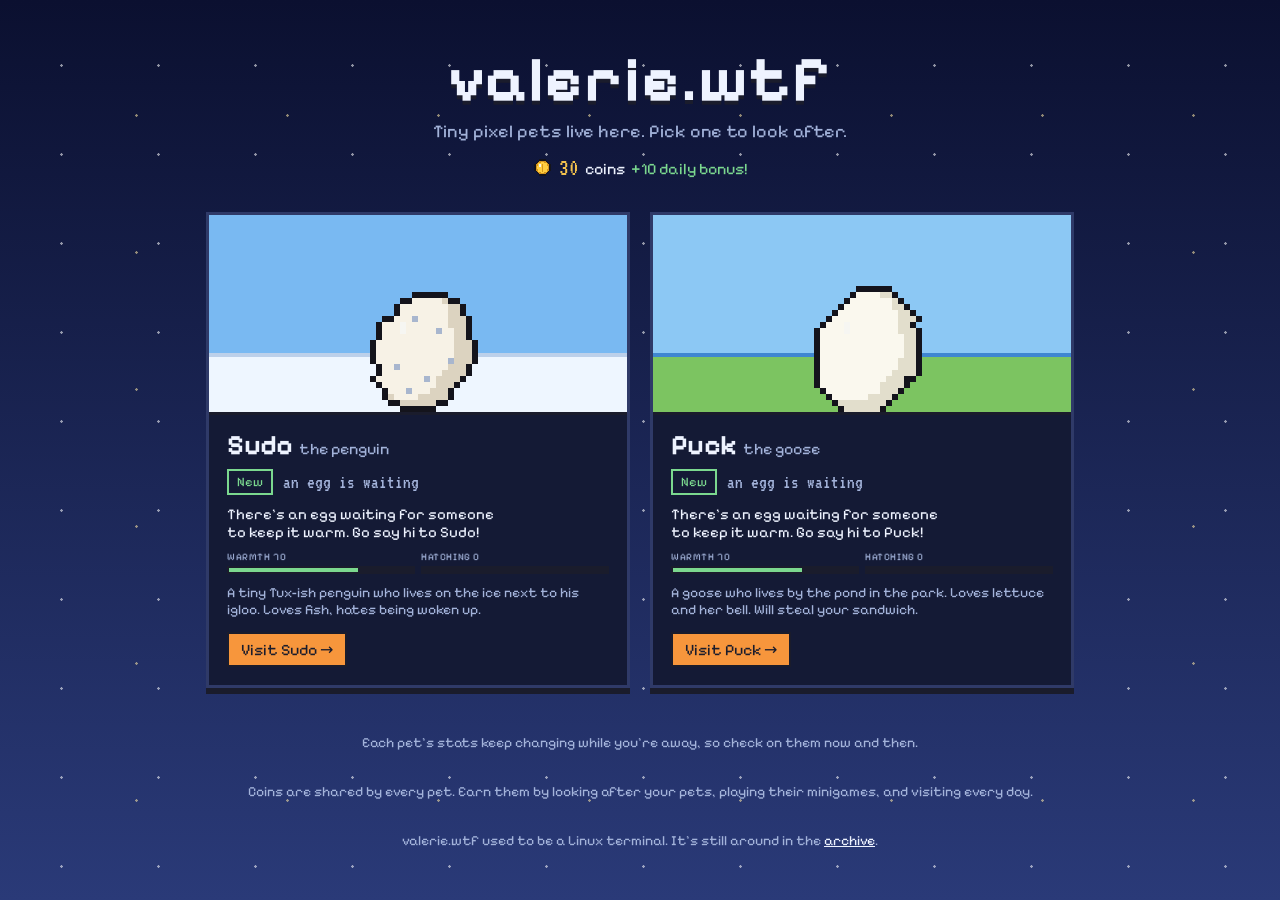
<file: index.html>
<!DOCTYPE html>
<html lang="en">

<head>
    <meta charset="UTF-8">
    <meta name="viewport" content="width=device-width, initial-scale=1.0, viewport-fit=cover">

    <title>valerie.wtf</title>
    <meta name="description" content="Tiny pixel pets live here: Sudo the penguin and Puck the goose. Pick one to look after.">

    <link rel="preconnect" href="https://fonts.googleapis.com">
    <link rel="preconnect" href="https://fonts.gstatic.com" crossorigin>
    <link rel="stylesheet" href="https://fonts.googleapis.com/css2?family=Pixelify+Sans:wght@400;600;700&family=VT323&display=swap">

    <style>
        /* a night sky over a row of pet cards, each card a little window into that pet's world */
        :root {
            --sky-top: #0b1030;
            --sky-bottom: #2a3a78;
            --ink: #1a1c2c;
            --panel: #141a35;
            --panel-line: #2f3a68;
            --text: #eef3ff;
            --muted: #a3b3da;
            --beak: #f7963c;
            --good: #7bd88f;
            --warn: #f2c14e;
            --bad: #ef5b6b;

            --display: "Pixelify Sans", "Trebuchet MS", system-ui, sans-serif;
            --mono: "VT323", ui-monospace, "DejaVu Sans Mono", monospace;

            color-scheme: dark;
        }

        * { box-sizing: border-box; }

        html { min-height: 100%; }

        body {
            margin: 0;
            min-height: 100%;
            background: linear-gradient(180deg, var(--sky-top) 0%, var(--sky-bottom) 100%) fixed;
            background-color: var(--sky-top);
            color: var(--text);
            font-family: var(--display);
            font-size: 16px;
        }

        /* little pixel stars */
        body::before {
            content: "";
            position: fixed;
            inset: 0;
            pointer-events: none;
            background-image:
                radial-gradient(circle, #fff 1px, transparent 1.5px),
                radial-gradient(circle, #ffe9a8 1px, transparent 1.5px);
            background-size: 97px 89px, 151px 137px;
            background-position: 13px 21px, 61px 47px;
            opacity: 0.55;
        }

        main {
            position: relative;
            max-width: 900px;
            margin: 0 auto;
            padding-block: 48px 32px;
            padding-left: max(16px, env(safe-area-inset-left, 0px));
            padding-right: max(16px, env(safe-area-inset-right, 0px));
            display: grid;
            gap: 32px;
        }

        header { display: grid; gap: 8px; text-align: center; }
        h1 { margin: 0; font-size: clamp(40px, 9vw, 64px); line-height: 1; letter-spacing: 0.02em; text-shadow: 0 4px 0 var(--ink); }
        .tagline { margin: 0; font-size: 18px; color: var(--muted); text-wrap: balance; }
        .purse { display: flex; flex-wrap: wrap; justify-content: center; align-items: center; gap: 6px; margin: 6px 0 0; font-size: 16px; }
        .purse img { width: 20px; height: 20px; image-rendering: pixelated; }
        .purse b { font-family: var(--mono); font-size: 24px; font-weight: 400; color: var(--warn); }
        #daily { color: var(--good); }

        .pets { display: grid; grid-template-columns: repeat(auto-fit, minmax(min(100%, 340px), 1fr)); gap: 20px; }

        .card {
            display: grid;
            grid-template-rows: auto 1fr;
            color: inherit;
            text-decoration: none;
            background: var(--panel);
            border: 3px solid var(--panel-line);
            box-shadow: 0 6px 0 var(--ink);
            transition: transform 0.12s, border-color 0.12s;
        }
        .card:hover { transform: translateY(-4px); border-color: var(--muted); }
        .card:focus-visible { outline: 3px dashed var(--beak); outline-offset: 4px; }

        .portrait {
            position: relative;
            height: 200px;
            display: grid;
            place-items: end center;
            background: linear-gradient(180deg, var(--sky) 0 70%, var(--line) 70% 72%, var(--ground) 72%);
            border-bottom: 3px solid var(--ink);
            overflow: hidden;
        }
        .sprite { position: relative; width: 192px; height: 192px; margin-bottom: -6px; }
        .sprite img { position: absolute; inset: 0; width: 100%; height: 100%; image-rendering: pixelated; }

        .card-body { display: grid; gap: 10px; align-content: start; padding: 16px 18px 18px; }
        .card h2 { margin: 0; font-size: 28px; line-height: 1; }
        .card h2 small { font-size: 16px; font-weight: 400; color: var(--muted); }

        .status { display: flex; flex-wrap: wrap; align-items: center; gap: 8px 10px; }
        .chip { font-size: 13px; padding: 3px 8px; border: 2px solid var(--panel-line); white-space: nowrap; }
        .chip[data-level="bad"] { border-color: var(--bad); color: var(--bad); }
        .chip[data-level="warn"] { border-color: var(--warn); color: var(--warn); }
        .chip[data-level="good"] { border-color: var(--good); color: var(--good); }
        .age { font-family: var(--mono); font-size: 19px; color: var(--muted); }

        .hint { margin: 0; font-size: 15px; text-wrap: balance; }

        .bars { display: grid; grid-template-columns: repeat(var(--cols, 5), minmax(0, 1fr)); gap: 6px; }
        .bar { display: grid; gap: 3px; min-width: 0; }
        .bar span { font-size: 10px; text-transform: uppercase; letter-spacing: 0.06em; color: var(--muted); overflow: hidden; text-overflow: ellipsis; white-space: nowrap; }
        .meter { height: 8px; background: var(--ink); border: 2px solid var(--ink); }
        .meter i { display: block; height: 100%; background: var(--good); }
        .meter i[data-level="warn"] { background: var(--warn); }
        .meter i[data-level="bad"] { background: var(--bad); }

        .blurb { margin: 0; font-size: 14px; color: var(--muted); }
        .go { justify-self: start; margin-top: 4px; padding: 6px 12px; background: var(--beak); color: var(--ink); border: 2px solid var(--ink); font-size: 16px; }

        footer { text-align: center; font-size: 14px; color: var(--muted); display: grid; gap: 4px; }
        footer a { color: var(--text); }

        @media (prefers-reduced-motion: reduce) {
            .card { transition: none; }
            .card:hover { transform: none; }
        }
    </style>
</head>

<body>
    <main>
        <header>
            <h1>valerie.wtf</h1>
            <p class="tagline">Tiny pixel pets live here. Pick one to look after.</p>
            <p class="purse"><img src="sprites/sudo/coin.png" alt=""><b id="coins">0</b> coins <span id="daily"></span></p>
        </header>

        <section class="pets" id="pets" aria-label="Pets"></section>

        <footer>
            <p>Each pet's stats keep changing while you're away, so check on them now and then.</p>
            <p>Coins are shared by every pet. Earn them by looking after your pets, playing their minigames, and visiting every day.</p>
            <p>valerie.wtf used to be a Linux terminal. It's still around in the <a href="archive/terminal-v2.html">archive</a>.</p>
        </footer>
    </main>

    <script src="shared/core.js"></script>
    <script src="sudo/config.js"></script>
    <script src="puck/config.js"></script>
    <script>
        const core = window.PetCore;
        const level = v => v < 30 ? "bad" : v < 60 ? "warn" : "good";
        const cards = [];

        for (const [id, cfg] of Object.entries(window.PETS)) {
            const a = document.createElement("a");
            a.className = "card";
            a.href = `${id}/`;
            a.innerHTML = `
                <div class="portrait" style="--sky: ${cfg.card.sky}; --ground: ${cfg.card.ground}; --line: ${cfg.card.line}">
                    <div class="sprite"><img class="body" alt=""></div>
                </div>
                <div class="card-body">
                    <h2>${cfg.name} <small>the ${cfg.species}</small></h2>
                    <div class="status"><span class="chip"></span><span class="age"></span></div>
                    <p class="hint"></p>
                    <div class="bars"></div>
                    <p class="blurb">${cfg.blurb}</p>
                    <span class="go">Visit ${cfg.name} →</span>
                </div>`;
            document.getElementById("pets").appendChild(a);
            cards.push({ id, cfg, a });
        }

        // what each pet looks like right now. Time is caught up on a copy, so their own page still
        // gets to announce anything that happened while you were away.
        function render() {
            for (const { cfg, a } of cards) {
                const { state, isNew } = core.load(cfg);
                const s = structuredClone(state);
                core.tick(s, cfg);
                const [chip, lvl, hint] = core.moodInfo(s, cfg);
                a.querySelector(".chip").textContent = isNew ? "New" : chip;
                a.querySelector(".chip").dataset.level = isNew ? "good" : lvl;
                a.querySelector(".age").textContent = isNew ? "an egg is waiting" : core.ageText(s, cfg);
                a.querySelector(".hint").textContent = isNew ? `There's an egg waiting for someone to keep it warm. Go say hi to ${cfg.name}!` : hint;
                a.setAttribute("aria-label", `${cfg.name} the ${cfg.species}: ${isNew ? "an egg waiting to hatch" : chip}. Visit ${cfg.name}.`);

                const [labels, values] = core.statSet(s);
                const bars = a.querySelector(".bars");
                bars.style.setProperty("--cols", Object.keys(labels).length);
                bars.innerHTML = Object.entries(labels).map(([k, label]) => {
                    const v = Math.round(values[k]);
                    return `<div class="bar"><span>${label} ${v}</span><div class="meter"><i style="width: ${v}%" data-level="${k === "progress" ? "good" : level(v)}"></i></div></div>`;
                }).join("");

                // the sprite, plus whatever they're wearing
                const name = core.mood(s);
                const box = a.querySelector(".sprite");
                box.dataset.name = name;
                box.dataset.prefix = core.prefix(s, cfg, name);
                box.dataset.dir = cfg.spriteDir;
                box.querySelectorAll(".acc").forEach(el => el.remove());
                if (s.hatched)
                    for (const slot of ["neck", "face", "head"])
                        if (s.wearing[slot]) box.insertAdjacentHTML("beforeend", `<img class="acc" alt="" src="${cfg.spriteDir}${core.prefix(s, cfg, name)}acc_${s.wearing[slot]}.png">`);
            }
            frame();
        }

        // gentle two-frame idle animation, like on their own pages
        const still = matchMedia("(prefers-reduced-motion: reduce)").matches;
        let tickN = 0;
        function frame() {
            const f = still ? 0 : tickN % 2;
            for (const box of document.querySelectorAll(".sprite")) {
                const frames = box.dataset.name === "blink" ? 1 : 2;
                box.querySelector(".body").src = `${box.dataset.dir}${box.dataset.prefix}${box.dataset.name}_${(f % frames) + 1}.png`;
                box.querySelectorAll(".acc").forEach(el => { el.style.transform = `translateY(${f * 6}px)`; });
            }
        }

        // one purse for every pet, and a bonus for visiting each day
        const daily = core.claimDaily();
        if (daily) document.getElementById("daily").textContent = `+${daily.bonus} daily bonus${daily.streak > 1 ? `, ${daily.streak} days in a row!` : "!"}`;
        const showCoins = () => { document.getElementById("coins").textContent = core.loadWallet().coins; };

        render();
        showCoins();
        setInterval(() => { tickN++; frame(); }, 700);
        addEventListener("pageshow", showCoins);
        setInterval(render, 30000);
        addEventListener("pageshow", render);
        document.addEventListener("visibilitychange", () => { if (!document.hidden) render(); });
    </script>
</body>

</html>
</file>
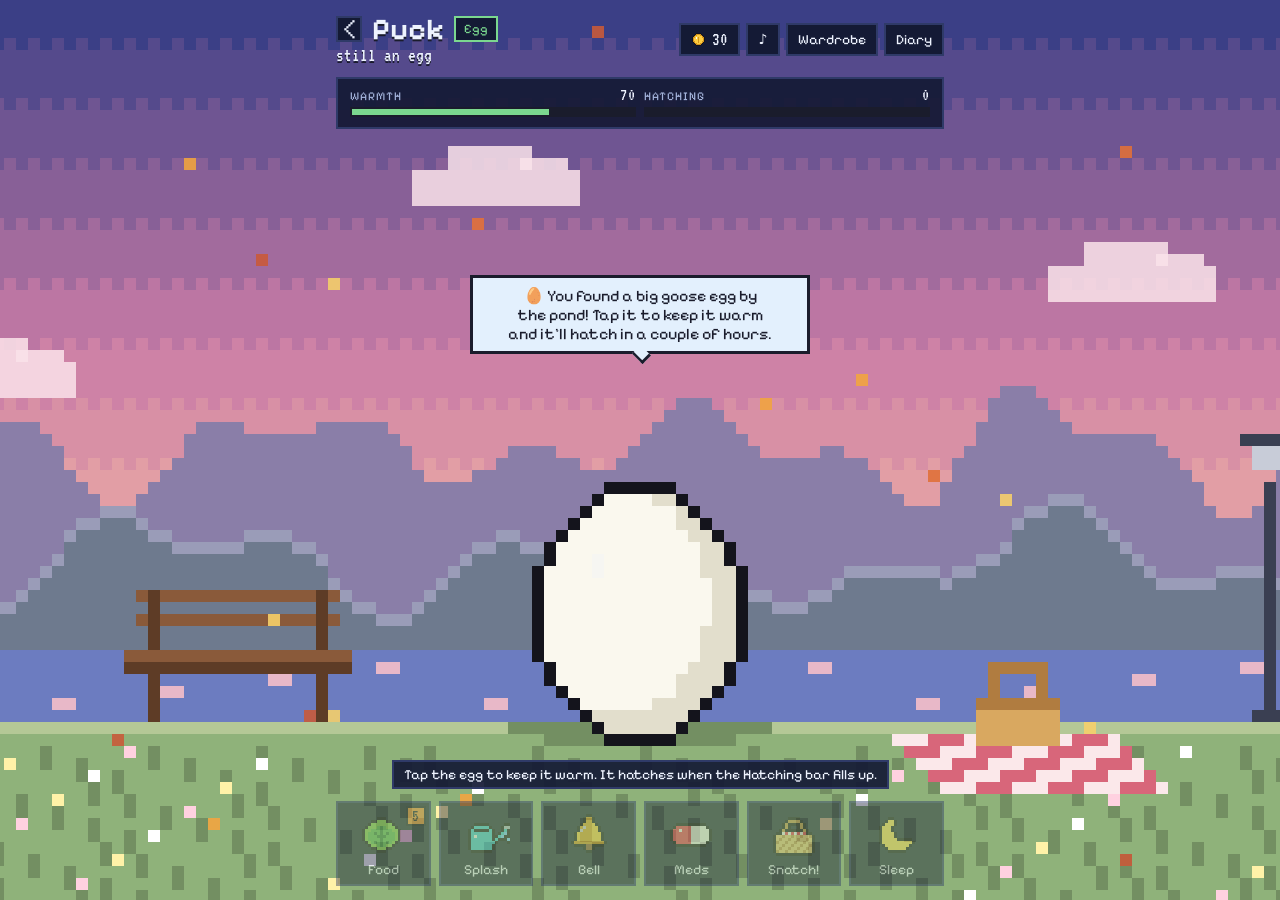
<file: puck/index.html>
<!DOCTYPE html>
<html lang="en">

<head>
    <meta charset="UTF-8">
    <meta name="viewport" content="width=device-width, initial-scale=1.0, viewport-fit=cover">

    <title>Puck the Goose</title>
    <meta name="description" content="Puck is a pixel goose who lives by the pond at valerie.wtf. Hatch his egg, feed him lettuce, ring his bell, help him raid picnics, and watch him grow up.">

    <link rel="preconnect" href="https://fonts.googleapis.com">
    <link rel="preconnect" href="https://fonts.gstatic.com" crossorigin>
    <link rel="stylesheet" href="https://fonts.googleapis.com/css2?family=Pixelify+Sans:wght@400;600;700&family=VT323&display=swap">
    <link rel="stylesheet" href="../shared/pet.css">
</head>

<body data-pet="puck">
    <script>window.SITE_ROOT = "../";</script>
    <script src="../shared/core.js"></script>
    <script src="config.js"></script>
    <script src="../shared/pet.js"></script>
</body>

</html>
</file>
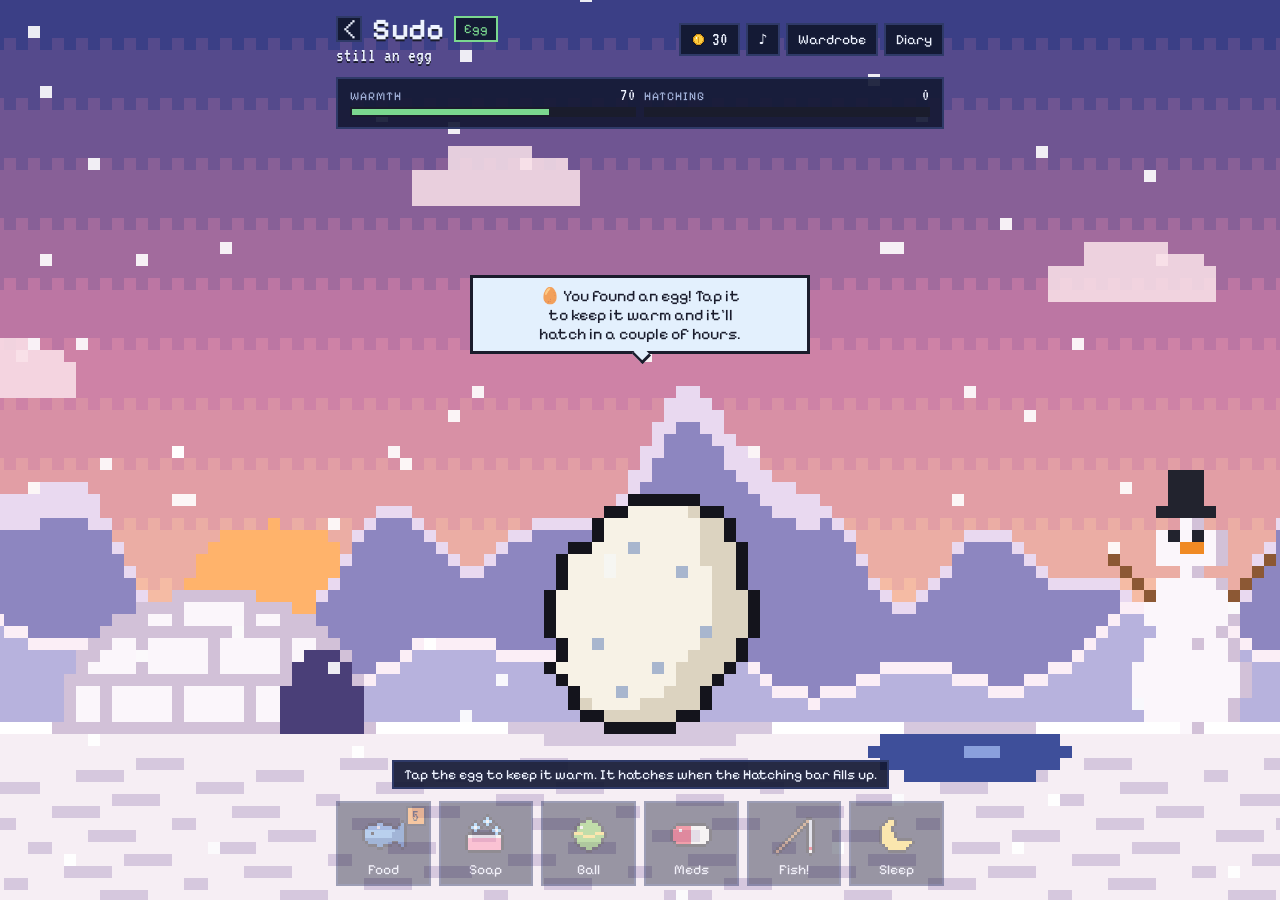
<file: sudo/index.html>
<!DOCTYPE html>
<html lang="en">

<head>
    <meta charset="UTF-8">
    <meta name="viewport" content="width=device-width, initial-scale=1.0, viewport-fit=cover">

    <title>Sudo the Penguin</title>
    <meta name="description" content="Sudo is a tiny pixel penguin who lives at valerie.wtf. Hatch his egg, feed him fish, take him fishing, dress him up, and watch him grow up.">

    <link rel="preconnect" href="https://fonts.googleapis.com">
    <link rel="preconnect" href="https://fonts.gstatic.com" crossorigin>
    <link rel="stylesheet" href="https://fonts.googleapis.com/css2?family=Pixelify+Sans:wght@400;600;700&family=VT323&display=swap">
    <link rel="stylesheet" href="../shared/pet.css">
</head>

<body data-pet="sudo">
    <script>window.SITE_ROOT = "../";</script>
    <script src="../shared/core.js"></script>
    <script src="config.js"></script>
    <script src="../shared/pet.js"></script>
</body>

</html>
</file>
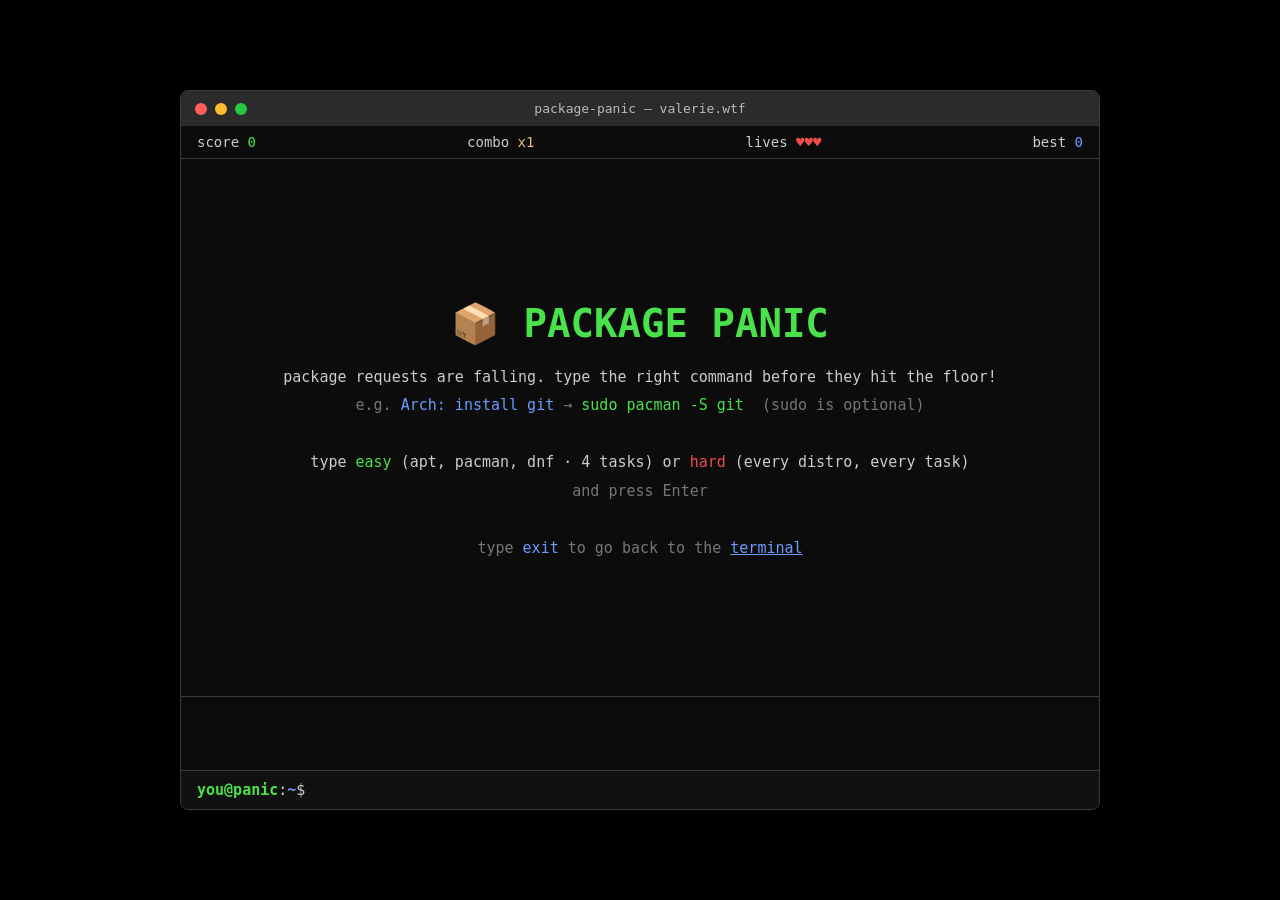
<file: archive/package-panic-v1.html>
<!DOCTYPE html>
<html lang="en">

<head>
    <meta charset="UTF-8">
    <meta name="viewport" content="width=device-width, initial-scale=1.0">

    <title>Package Panic</title>
    <meta name="description" content="A typing game: type the right package manager command before the request hits the bottom.">

    <style>
        :root {
            --bg: #000000;
            --panel: #0c0c0c;
            --bar: #2b2b2b;
            --fg: #cccccc;
            --dim: #767676;
            --green: #4ae24a;
            --blue: #6b9bff;
            --yellow: #e5c07b;
            --red: #f14c4c;
            --purple: #c678dd;
        }

        * { box-sizing: border-box; }

        html, body {
            margin: 0;
            height: 100%;
            background: var(--bg);
            color: var(--fg);
            font-family: "Ubuntu Mono", "DejaVu Sans Mono", ui-monospace, Menlo, Consolas, monospace;
            font-size: 15px;
        }

        body {
            overflow: hidden;
            display: flex;
            justify-content: center;
            align-items: center;
            padding: 16px;
        }

        .window {
            width: 100%;
            max-width: 920px;
            height: min(720px, calc(100vh - 32px));
            height: min(720px, calc(100dvh - 32px));
            display: flex;
            flex-direction: column;
            background: var(--panel);
            border: 1px solid #3a3a3a;
            border-radius: 8px;
            box-shadow: 0 10px 40px rgba(0, 0, 0, 0.6);
            overflow: hidden;
        }

        .titlebar {
            position: relative;
            display: flex;
            justify-content: center;
            align-items: center;
            padding: 10px 14px;
            background: var(--bar);
            color: #bbbbbb;
            font-size: 13px;
            user-select: none;
        }

        .dots { position: absolute; left: 14px; display: flex; gap: 8px; }
        .dot { width: 12px; height: 12px; border-radius: 50%; }
        .dot.r { background: #ff5f57; }
        .dot.y { background: #febc2e; }
        .dot.g { background: #28c840; }

        .hud {
            display: flex;
            justify-content: space-between;
            gap: 12px;
            padding: 8px 16px;
            border-bottom: 1px solid #3a3a3a;
            font-size: 14px;
        }

        #field {
            position: relative;
            flex: 1;
            overflow: hidden;
        }

        /* the line requests must not cross */
        #field::after {
            content: "";
            position: absolute;
            left: 0;
            right: 0;
            bottom: 0;
            border-bottom: 1px dashed rgba(241, 76, 76, 0.5);
        }

        .card {
            position: absolute;
            top: 0;
            max-width: 46%;
            padding: 6px 10px;
            background: #161616;
            border: 1px solid #444;
            border-radius: 4px;
            white-space: nowrap;
            will-change: transform;
        }

        .card.danger { border-color: var(--red); }
        .card.pop { animation: pop 0.35s ease-out forwards; }
        @keyframes pop { to { opacity: 0; scale: 1.4; } }

        .float {
            position: absolute;
            color: var(--green);
            font-weight: bold;
            pointer-events: none;
            animation: rise 0.9s ease-out forwards;
        }

        @keyframes rise { to { transform: translateY(-40px); opacity: 0; } }

        #overlay {
            position: absolute;
            inset: 0;
            display: flex;
            flex-direction: column;
            justify-content: center;
            align-items: center;
            gap: 6px;
            padding: 16px;
            text-align: center;
            background: rgba(12, 12, 12, 0.92);
            line-height: 1.5;
            z-index: 2;
        }

        #overlay[hidden] { display: none; }
        #overlay h1 { margin: 0 0 6px; font-size: clamp(1.6rem, 6vw, 2.6rem); color: var(--green); }

        #log {
            height: calc(4.8em + 12px);
            overflow: hidden;
            padding: 6px 16px;
            border-top: 1px solid #3a3a3a;
            font-size: 13px;
            line-height: 1.6;
        }

        .inputline {
            display: flex;
            gap: 8px;
            padding: 10px 16px;
            border-top: 1px solid #3a3a3a;
            background: #111;
        }

        .inputline.wrong { animation: shake 0.25s; }
        @keyframes shake { 25% { transform: translateX(-6px); } 75% { transform: translateX(6px); } }

        #cmd {
            flex: 1;
            min-width: 0;
            background: transparent;
            border: 0;
            outline: 0;
            color: var(--fg);
            font: inherit;
            caret-color: var(--fg);
            padding: 0;
        }

        .pu { color: var(--green); font-weight: bold; }
        .pp { color: var(--blue); font-weight: bold; }
        .green { color: var(--green); }
        .blue { color: var(--blue); }
        .yellow { color: var(--yellow); }
        .red { color: var(--red); }
        .purple { color: var(--purple); }
        .dim { color: var(--dim); }

        a { color: var(--blue); }

        @media (max-width: 600px) {
            html, body { font-size: 13px; }
            body { padding: 0; }
            .window { height: 100vh; height: 100dvh; border-radius: 0; border: 0; }
            .card { max-width: 70%; }
        }
    </style>
</head>

<body>

    <div class="window">
        <div class="titlebar">
            <div class="dots"><div class="dot r"></div><div class="dot y"></div><div class="dot g"></div></div>
            <span>package-panic — valerie.wtf</span>
        </div>
        <div class="hud">
            <span>score <span class="green" id="score">0</span></span>
            <span>combo <span class="yellow" id="combo">x1</span></span>
            <span>lives <span class="red" id="lives">♥♥♥</span></span>
            <span>best <span class="blue" id="best">0</span></span>
        </div>
        <div id="field">
            <div id="overlay"></div>
        </div>
        <div id="log"></div>
        <div class="inputline" id="inputline">
            <span><span class="pu">you@panic</span>:<span class="pp">~</span>$</span>
            <input id="cmd" autocomplete="off" autocapitalize="off" autocorrect="off" spellcheck="false" aria-label="type a command">
        </div>
    </div>

    <script>
        // ---------- data (same commands as the terminal on the home page) ----------

        const TASKS = {
            refresh: "refresh package list",
            upgrade: "upgrade everything",
            install: "install",
            remove: "remove",
            search: "search for",
            info: "show info for",
            list: "list installed",
            orphans: "remove unused deps",
            clean: "clear the cache"
        };

        // first entry is the answer shown when you miss; the rest are also accepted
        const MANAGERS = {
            apt: {
                refresh: ["sudo apt update", "sudo apt-get update"],
                upgrade: ["sudo apt upgrade", "sudo apt full-upgrade", "sudo apt-get upgrade", "sudo apt-get dist-upgrade"],
                install: ["sudo apt install PKG", "sudo apt-get install PKG"],
                remove: ["sudo apt remove PKG", "sudo apt purge PKG", "sudo apt-get remove PKG", "sudo apt-get purge PKG"],
                search: ["apt search PKG", "apt-cache search PKG"],
                info: ["apt show PKG", "apt-cache show PKG"],
                list: ["apt list --installed", "dpkg -l"],
                orphans: ["sudo apt autoremove", "sudo apt-get autoremove"],
                clean: ["sudo apt clean", "sudo apt-get clean", "sudo apt autoclean"]
            },
            pacman: {
                refresh: ["sudo pacman -Sy"],
                upgrade: ["sudo pacman -Syu"],
                install: ["sudo pacman -S PKG", "sudo pacman -S --needed PKG"],
                remove: ["sudo pacman -Rns PKG", "sudo pacman -Rs PKG", "sudo pacman -R PKG"],
                search: ["pacman -Ss PKG"],
                info: ["pacman -Si PKG", "pacman -Qi PKG"],
                list: ["pacman -Q", "pacman -Qe"],
                orphans: ["sudo pacman -Rns $(pacman -Qdtq)"],
                clean: ["sudo pacman -Sc", "sudo pacman -Scc", "paccache -r"]
            },
            dnf: {
                refresh: ["dnf check-update", "sudo dnf makecache"],
                upgrade: ["sudo dnf upgrade", "sudo dnf update"],
                install: ["sudo dnf install PKG"],
                remove: ["sudo dnf remove PKG"],
                search: ["dnf search PKG"],
                info: ["dnf info PKG"],
                list: ["dnf list --installed", "dnf list installed"],
                orphans: ["sudo dnf autoremove"],
                clean: ["sudo dnf clean all"]
            },
            zypper: {
                refresh: ["sudo zypper refresh", "sudo zypper ref"],
                upgrade: ["sudo zypper update", "sudo zypper up", "sudo zypper dup", "sudo zypper dist-upgrade"],
                install: ["sudo zypper install PKG", "sudo zypper in PKG"],
                remove: ["sudo zypper remove --clean-deps PKG", "sudo zypper remove PKG", "sudo zypper rm PKG"],
                search: ["zypper search PKG", "zypper se PKG"],
                info: ["zypper info PKG", "zypper if PKG"],
                list: ["zypper search --installed-only", "zypper se -i"],
                orphans: ["zypper packages --unneeded"],
                clean: ["sudo zypper clean", "sudo zypper clean --all"]
            },
            apk: {
                refresh: ["apk update"],
                upgrade: ["apk upgrade"],
                install: ["apk add PKG"],
                remove: ["apk del PKG"],
                search: ["apk search PKG"],
                info: ["apk info -a PKG", "apk info PKG"],
                list: ["apk info", "apk list --installed"],
                clean: ["apk cache clean"]
            },
            xbps: {
                refresh: ["sudo xbps-install -S"],
                upgrade: ["sudo xbps-install -Su"],
                install: ["sudo xbps-install -S PKG", "sudo xbps-install PKG"],
                remove: ["sudo xbps-remove -R PKG", "sudo xbps-remove PKG"],
                search: ["xbps-query -Rs PKG"],
                info: ["xbps-query -RS PKG", "xbps-query -S PKG"],
                list: ["xbps-query -l"],
                orphans: ["sudo xbps-remove -o"],
                clean: ["sudo xbps-remove -O"]
            },
            portage: {
                refresh: ["sudo emerge --sync", "sudo emaint sync -a"],
                upgrade: ["sudo emerge -avuDN @world", "sudo emerge --ask --update --deep --newuse @world"],
                install: ["sudo emerge -av PKG", "sudo emerge --ask PKG", "sudo emerge PKG"],
                remove: ["sudo emerge --deselect PKG", "sudo emerge -C PKG", "sudo emerge --unmerge PKG"],
                search: ["emerge -s PKG", "emerge --search PKG", "eix PKG"],
                info: ["emerge -pv PKG", "equery meta PKG"],
                list: ["qlist -I"],
                orphans: ["sudo emerge --depclean", "sudo emerge -c"],
                clean: ["sudo eclean distfiles"]
            },
            nix: {
                refresh: ["sudo nix-channel --update"],
                upgrade: ["sudo nixos-rebuild switch --upgrade"],
                install: ["nix-env -iA nixos.PKG", "nix profile install nixpkgs#PKG", "nix-shell -p PKG"],
                remove: ["nix-env -e PKG", "nix profile remove PKG"],
                search: ["nix search nixpkgs PKG"],
                info: ["nix eval nixpkgs#PKG.meta.description"],
                list: ["nix-env -q", "nix profile list"],
                orphans: ["sudo nix-collect-garbage -d"],
                clean: ["sudo nix-collect-garbage", "nix-store --gc"]
            }
        };

        const DISTROS = {
            "Mint": { mgr: "apt", color: "green" },
            "Ubuntu": { mgr: "apt", color: "yellow" },
            "Debian": { mgr: "apt", color: "red" },
            "Arch": { mgr: "pacman", color: "blue" },
            "Manjaro": { mgr: "pacman", color: "green" },
            "Fedora": { mgr: "dnf", color: "blue" },
            "openSUSE": { mgr: "zypper", color: "green" },
            "Alpine": { mgr: "apk", color: "blue" },
            "Void": { mgr: "xbps", color: "green" },
            "Gentoo": { mgr: "portage", color: "purple" },
            "NixOS": { mgr: "nix", color: "blue" }
        };

        const MODES = {
            easy: { distros: ["Mint", "Ubuntu", "Debian", "Arch", "Manjaro", "Fedora"], tasks: ["install", "remove", "upgrade", "search"] },
            hard: { distros: Object.keys(DISTROS), tasks: Object.keys(TASKS) }
        };

        const PKGS = ["firefox", "vlc", "git", "neovim", "htop", "gimp", "curl", "btop", "steam", "obs-studio", "fastfetch", "discord"];

        // ---------- elements & state ----------

        const field = document.getElementById("field");
        const overlay = document.getElementById("overlay");
        const input = document.getElementById("cmd");
        const logEl = document.getElementById("log");
        const inputline = document.getElementById("inputline");
        const hud = {
            score: document.getElementById("score"),
            combo: document.getElementById("combo"),
            lives: document.getElementById("lives"),
            best: document.getElementById("best")
        };

        let state = "menu";   // menu | playing | paused | over
        let mode = "easy";
        let cards = [];
        let score = 0, combo = 0, lives = 3, cleared = 0;
        let spawnTimer = 0, elapsed = 0, lastFrame = 0;
        let best = 0;
        try { best = Number(localStorage.getItem("panic-best")) || 0; } catch (e) {}

        const esc = s => s.replace(/[&<>"]/g, c => ({ "&": "&amp;", "<": "&lt;", ">": "&gt;", '"': "&quot;" }[c]));
        const norm = s => s.trim().replace(/\s+/g, " ").replace(/^(sudo|doas) /, "");
        const pick = a => a[Math.floor(Math.random() * a.length)];

        function log(html) {
            const div = document.createElement("div");
            div.innerHTML = html;
            logEl.prepend(div);
            while (logEl.children.length > 3) logEl.lastChild.remove();
        }

        function renderHud() {
            hud.score.textContent = score;
            hud.combo.textContent = "x" + Math.min(1 + Math.floor(combo / 3), 5);
            hud.lives.textContent = "♥".repeat(Math.max(lives, 0)) || "💀";
            hud.best.textContent = best;
        }

        // ---------- cards ----------

        function spawn() {
            const m = MODES[mode];
            const distro = pick(m.distros);
            const mgr = DISTROS[distro].mgr;
            const tasks = m.tasks.filter(t => MANAGERS[mgr][t]);
            const task = pick(tasks);
            const pkg = MANAGERS[mgr][task][0].includes("PKG") ? pick(PKGS) : null;

            const el = document.createElement("div");
            el.className = "card";
            el.innerHTML = `<span class="${DISTROS[distro].color}">${distro}</span>: ${esc(TASKS[task])}${pkg ? ` <b>${pkg}</b>` : ""}`;
            field.appendChild(el);
            const maxLeft = Math.max(0, field.clientWidth - el.offsetWidth - 8);
            el.style.left = 8 + Math.random() * maxLeft + "px";

            // speed ramps up the longer you survive
            const fallTime = Math.max(5, (mode === "easy" ? 16 : 14) - elapsed / 12);
            cards.push({
                el, distro, task, pkg,
                answers: MANAGERS[mgr][task].map(t => norm(t.replace("PKG", pkg))),
                y: -el.offsetHeight,
                speed: (field.clientHeight + el.offsetHeight) / fallTime
            });
        }

        function removeCard(card) {
            cards = cards.filter(c => c !== card);
        }

        // ---------- game loop ----------

        function frame(now) {
            if (state !== "playing") return;
            const dt = Math.min((now - lastFrame) / 1000, 0.1);
            lastFrame = now;
            elapsed += dt;

            spawnTimer -= dt;
            if (spawnTimer <= 0) {
                spawn();
                spawnTimer = Math.max(1.4, 4.2 - elapsed / 25);
            }

            const floor = field.clientHeight;
            for (const c of [...cards]) {
                c.y += c.speed * dt;
                c.el.style.transform = `translateY(${c.y}px)`;
                c.el.classList.toggle("danger", c.y + c.el.offsetHeight > floor * 0.75);
                if (c.y + c.el.offsetHeight >= floor) miss(c);
            }

            if (state === "playing") requestAnimationFrame(frame);
        }

        function miss(card) {
            removeCard(card);
            card.el.remove();
            lives--;
            combo = 0;
            log(`<span class="red">💥 missed</span> ${card.distro}: ${esc(TASKS[card.task])}${card.pkg ? " " + card.pkg : ""} <span class="dim">→</span> <span class="blue">${esc(MANAGERS[DISTROS[card.distro].mgr][card.task][0].replace("PKG", card.pkg))}</span>`);
            renderHud();
            if (lives <= 0) gameOver();
        }

        function submit(text) {
            const typed = norm(text);
            if (!typed) return;
            // if several cards match, clear the one closest to the floor
            const hit = cards.filter(c => c.answers.includes(typed)).sort((a, b) => b.y - a.y)[0];
            if (!hit) {
                combo = 0;
                inputline.classList.remove("wrong");
                void inputline.offsetWidth;
                inputline.classList.add("wrong");
                log(`<span class="red">✗</span> <span class="dim">${esc(text.trim())} doesn't match anything on screen</span>`);
                renderHud();
                return;
            }
            combo++;
            cleared++;
            const mult = Math.min(1 + Math.floor((combo - 1) / 3), 5);
            const points = 100 * mult;
            score += points;

            const f = document.createElement("div");
            f.className = "float";
            f.textContent = `+${points}`;
            f.style.left = hit.el.style.left;
            f.style.top = hit.y + "px";
            field.appendChild(f);
            setTimeout(() => f.remove(), 900);

            removeCard(hit);
            hit.el.classList.add("pop");
            setTimeout(() => hit.el.remove(), 350);
            log(`<span class="green">✓</span> ${esc(typed)}${mult > 1 ? ` <span class="yellow">combo x${mult}!</span>` : ""}`);
            renderHud();
        }

        // ---------- screens ----------

        function showOverlay(html) {
            overlay.innerHTML = html;
            overlay.hidden = false;
        }

        function menu() {
            state = "menu";
            showOverlay(`
                <h1>📦 PACKAGE PANIC</h1>
                <div>package requests are falling. type the right command before they hit the floor!</div>
                <div class="dim">e.g. <span class="blue">Arch: install git</span> → <span class="green">sudo pacman -S git</span> &nbsp;(sudo is optional)</div>
                <br>
                <div>type <span class="green">easy</span> (apt, pacman, dnf · 4 tasks) or <span class="red">hard</span> (every distro, every task)</div>
                <div class="dim">and press Enter</div>
                <br>
                <div class="dim">type <span class="blue">exit</span> to go back to the <a href="../">terminal</a></div>
            `);
        }

        function start(m) {
            mode = m;
            cards.forEach(c => c.el.remove());
            cards = [];
            score = 0; combo = 0; lives = 3; cleared = 0; elapsed = 0;
            spawnTimer = 0.5;
            logEl.innerHTML = "";
            log(`<span class="dim">${m} mode. good luck 🫡</span>`);
            overlay.hidden = true;
            renderHud();
            state = "playing";
            lastFrame = performance.now();
            requestAnimationFrame(frame);
        }

        function gameOver() {
            state = "over";
            cards.forEach(c => c.el.remove());
            cards = [];
            const record = score > best;
            if (record) {
                best = score;
                try { localStorage.setItem("panic-best", best); } catch (e) {}
            }
            renderHud();
            const rank = score >= 3000 ? "certified sysadmin 🧙" : score >= 1500 ? "distro hopper 🐸" : score >= 500 ? "terminal enjoyer 💻" : "windows user (affectionate) 🪟";
            showOverlay(`
                <h1>kernel panic 💀</h1>
                <div>score: <span class="green">${score}</span> · cleared ${cleared} request${cleared === 1 ? "" : "s"} · survived ${Math.round(elapsed)}s</div>
                <div>${record ? '<span class="yellow">🏆 NEW BEST!</span>' : `best: <span class="blue">${best}</span>`}</div>
                <div>rank: ${rank}</div>
                <br>
                <div class="dim">your misses are listed below 👇 learn them!</div>
                <div>type <span class="green">easy</span> or <span class="red">hard</span> to play again, or <span class="blue">exit</span></div>
            `);
        }

        function pause() {
            if (state !== "playing") return;
            state = "paused";
            showOverlay(`<h1>paused</h1><div class="dim">press Enter to keep going</div>`);
        }

        function resume() {
            state = "playing";
            overlay.hidden = true;
            lastFrame = performance.now();
            requestAnimationFrame(frame);
        }

        // ---------- input ----------

        input.addEventListener("keydown", e => {
            if (e.key === "Escape") { state === "paused" ? resume() : pause(); return; }
            if (e.key !== "Enter") return;
            const text = input.value;
            input.value = "";
            const word = text.trim().toLowerCase();

            if (word === "exit" || word === "quit") { location.href = "../"; return; }
            if (state === "paused") { resume(); return; }
            if (state === "playing") { submit(text); return; }
            if (word === "easy" || word === "hard") start(word);
        });

        // pause when the tab or window loses focus so cards don't fall while you're away
        document.addEventListener("visibilitychange", () => { if (document.hidden) pause(); });
        window.addEventListener("blur", pause);

        document.addEventListener("pointerdown", e => {
            if (e.target.tagName !== "A") setTimeout(() => input.focus(), 0);
        });

        renderHud();
        menu();
        input.focus();
    </script>

</body>

</html>
</file>
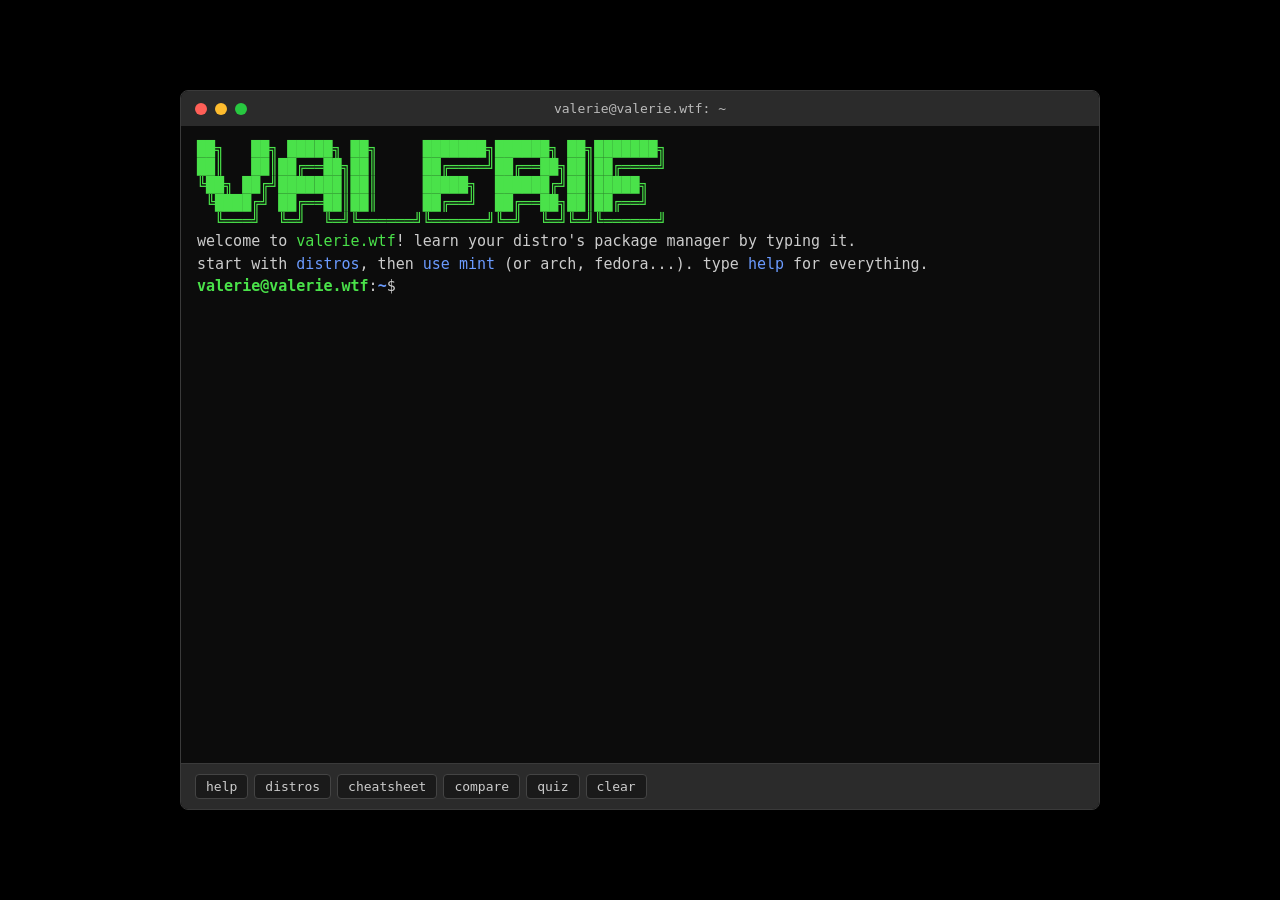
<file: archive/terminal-v1.html>
<!DOCTYPE html>
<html lang="en">

<head>
    <meta charset="UTF-8">
    <meta name="viewport" content="width=device-width, initial-scale=1.0">

    <title>valerie.wtf terminal</title>
    <meta name="description" content="An interactive terminal for learning package manager commands across Linux distros.">

    <style>
        :root {
            --bg: #000000;
            --panel: #0c0c0c;
            --bar: #2b2b2b;
            --fg: #cccccc;
            --dim: #767676;
            --green: #4ae24a;
            --blue: #6b9bff;
            --yellow: #e5c07b;
            --red: #f14c4c;
            --purple: #c678dd;
            --cyan: #56d4dd;
        }

        * { box-sizing: border-box; }

        html, body {
            margin: 0;
            height: 100%;
            background: var(--bg);
            color: var(--fg);
            font-family: "Ubuntu Mono", "DejaVu Sans Mono", ui-monospace, Menlo, Consolas, monospace;
            font-size: 15px;
        }

        body {
            overflow: hidden;
            display: flex;
            justify-content: center;
            align-items: center;
            padding: 16px;
        }

        .window {
            width: 100%;
            max-width: 920px;
            height: min(720px, calc(100vh - 32px));
            height: min(720px, calc(100dvh - 32px));
            display: flex;
            flex-direction: column;
            background: var(--panel);
            border: 1px solid #3a3a3a;
            border-radius: 8px;
            box-shadow: 0 10px 40px rgba(0, 0, 0, 0.6);
            overflow: hidden;
        }

        .titlebar {
            display: flex;
            align-items: center;
            gap: 8px;
            padding: 10px 14px;
            background: var(--bar);
            color: #bbbbbb;
            font-size: 13px;
            justify-content: center;
            position: relative;
            user-select: none;
        }

        .dot { width: 12px; height: 12px; border-radius: 50%; }
        .dot.r { background: #ff5f57; }
        .dot.y { background: #febc2e; }
        .dot.g { background: #28c840; }
        .dots { position: absolute; left: 14px; display: flex; gap: 8px; }
        .titlebar span { max-width: calc(100% - 100px); overflow: hidden; text-overflow: ellipsis; white-space: nowrap; }

        #screen {
            flex: 1;
            overflow-y: auto;
            padding: 14px 16px;
            line-height: 1.5;
            cursor: text;
        }

        .line { white-space: pre-wrap; overflow-wrap: anywhere; }
        /* the ascii banner is 52 columns wide: shrink it to fit instead of wrapping */
        .line.banner { white-space: pre; overflow-wrap: normal; font-size: min(1em, calc((100vw - 40px) / 32)); line-height: 1.2; }

        .inputline { display: flex; gap: 8px; }
        .inputline .prompt { flex-shrink: 0; }

        #cmd {
            flex: 1;
            min-width: 0;
            background: transparent;
            border: 0;
            outline: 0;
            color: var(--fg);
            font: inherit;
            caret-color: var(--fg);
            padding: 0;
        }

        .chips {
            display: flex;
            flex-wrap: wrap;
            gap: 6px;
            padding: 10px 14px;
            border-top: 1px solid #3a3a3a;
            background: var(--bar);
        }

        .chips button {
            font: inherit;
            font-size: 13px;
            color: var(--fg);
            background: #1a1a1a;
            border: 1px solid #444444;
            border-radius: 4px;
            padding: 4px 10px;
            cursor: pointer;
        }

        .chips button:hover { border-color: var(--green); color: var(--green); }

        .cyan { color: var(--cyan); }
        .pu { color: var(--green); font-weight: bold; }
        .pp { color: var(--blue); font-weight: bold; }
        .pb { color: var(--yellow); font-weight: bold; }
        .green { color: var(--green); }
        .blue { color: var(--blue); }
        .yellow { color: var(--yellow); }
        .red { color: var(--red); }
        .purple { color: var(--purple); }
        .dim { color: var(--dim); }
        .bold { font-weight: bold; }

        /* rm -rf / easter egg */
        .window.glitch { animation: shake 0.12s infinite; }
        .window.glitch #screen { filter: hue-rotate(90deg) contrast(1.6); }
        @keyframes shake {
            0% { transform: translate(0, 0); }
            25% { transform: translate(-3px, 2px) skewX(1deg); }
            50% { transform: translate(3px, -2px); }
            75% { transform: translate(-2px, -3px) skewX(-1deg); }
            100% { transform: translate(0, 0); }
        }
        .window.dead .titlebar, .window.dead .chips, .window.dead .inputline { visibility: hidden; }
        .window.dead #screen { background: #000; color: #fff; }

        /* fork bomb clones, sl train, cmatrix */
        .bomb {
            position: fixed;
            width: 220px;
            padding: 26px 10px 10px;
            background: var(--panel);
            border: 1px solid #3a3a3a;
            border-radius: 6px;
            box-shadow: 0 6px 20px rgba(0, 0, 0, 0.7);
            font-size: 12px;
            white-space: pre;
            z-index: 5;
        }
        .bomb::before { content: ""; position: absolute; inset: 0 0 auto 0; height: 18px; background: var(--bar); border-radius: 6px 6px 0 0; }
        .train {
            position: fixed;
            left: 0;
            top: 30%;
            z-index: 10;
            white-space: pre;
            line-height: 1.15;
            color: var(--fg);
            animation: choo 7s linear forwards;
        }
        @keyframes choo { from { transform: translateX(100vw); } to { transform: translateX(-100%); } }
        .overlay { position: fixed; inset: 0; z-index: 10; background: #000; }
        .line:has(.vim-intro) { position: relative; }
        .vim-intro { position: absolute; left: 0; right: 0; text-align: center; }

        @media (max-width: 600px) {
            html, body { font-size: 13px; }
            body { padding: 0; }
            .window { height: 100vh; height: 100dvh; border-radius: 0; border: 0; }
        }
    </style>
</head>

<body>

    <div class="window">
        <div class="titlebar">
            <div class="dots"><div class="dot r"></div><div class="dot y"></div><div class="dot g"></div></div>
            <span id="title">valerie@valerie.wtf: ~</span>
        </div>
        <div id="screen">
            <div id="output"></div>
            <div class="inputline">
                <span class="prompt" id="prompt"></span>
                <input id="cmd" autocomplete="off" autocapitalize="off" autocorrect="off" spellcheck="false" aria-label="terminal input">
            </div>
        </div>
        <div class="chips">
            <button data-cmd="help">help</button>
            <button data-cmd="distros">distros</button>
            <button data-cmd="cheatsheet">cheatsheet</button>
            <button data-cmd="compare install">compare</button>
            <button data-cmd="quiz">quiz</button>
            <button data-cmd="clear">clear</button>
        </div>
    </div>

    <script>
        // ---------- data ----------

        const TASKS = {
            refresh: "refresh the package list",
            upgrade: "upgrade every installed package",
            install: "install a package",
            remove: "remove a package",
            search: "search for a package",
            info: "show details about a package",
            list: "list installed packages",
            orphans: "remove unused dependencies",
            clean: "clear the package cache"
        };

        // The first template in each list is the canonical one; the rest are accepted aliases.
        const MANAGERS = {
            apt: {
                name: "APT",
                tasks: {
                    refresh: ["sudo apt update", "sudo apt-get update"],
                    upgrade: ["sudo apt upgrade", "sudo apt full-upgrade", "sudo apt-get upgrade", "sudo apt-get dist-upgrade"],
                    install: ["sudo apt install PKG", "sudo apt-get install PKG"],
                    remove: ["sudo apt remove PKG", "sudo apt purge PKG", "sudo apt-get remove PKG", "sudo apt-get purge PKG"],
                    search: ["apt search PKG", "apt-cache search PKG"],
                    info: ["apt show PKG", "apt-cache show PKG"],
                    list: ["apt list --installed", "dpkg -l"],
                    orphans: ["sudo apt autoremove", "sudo apt-get autoremove"],
                    clean: ["sudo apt clean", "sudo apt-get clean", "sudo apt autoclean"]
                },
                notes: {
                    refresh: "this only refreshes the list of what's available. it doesn't install anything yet!",
                    upgrade: "run `apt update` first so apt knows about the newest versions.",
                    remove: "`remove` keeps config files. `purge` deletes them too.",
                    clean: "deletes the downloaded .deb files in /var/cache/apt/archives."
                }
            },
            pacman: {
                name: "pacman",
                tasks: {
                    refresh: ["sudo pacman -Sy"],
                    upgrade: ["sudo pacman -Syu"],
                    install: ["sudo pacman -S PKG", "sudo pacman -S --needed PKG"],
                    remove: ["sudo pacman -Rns PKG", "sudo pacman -Rs PKG", "sudo pacman -R PKG"],
                    search: ["pacman -Ss PKG"],
                    info: ["pacman -Si PKG", "pacman -Qi PKG"],
                    list: ["pacman -Q", "pacman -Qe"],
                    orphans: ["sudo pacman -Rns $(pacman -Qdtq)"],
                    clean: ["sudo pacman -Sc", "sudo pacman -Scc", "paccache -r"]
                },
                notes: {
                    refresh: "careful! running -Sy and then installing without -u is a \"partial upgrade\", which Arch doesn't support. just use -Syu.",
                    upgrade: "S = sync, y = refresh the database, u = upgrade. the classic.",
                    remove: "R = remove, n = delete config backups, s = also remove dependencies nothing else needs.",
                    info: "-Si looks at the repos, -Qi looks at what you have installed.",
                    orphans: "-Qdtq lists packages installed as dependencies that nothing needs anymore.",
                    list: "-Q lists everything, -Qe only the packages you installed explicitly."
                }
            },
            dnf: {
                name: "DNF",
                tasks: {
                    refresh: ["dnf check-update", "sudo dnf makecache"],
                    upgrade: ["sudo dnf upgrade", "sudo dnf update"],
                    install: ["sudo dnf install PKG"],
                    remove: ["sudo dnf remove PKG"],
                    search: ["dnf search PKG"],
                    info: ["dnf info PKG"],
                    list: ["dnf list --installed", "dnf list installed"],
                    orphans: ["sudo dnf autoremove"],
                    clean: ["sudo dnf clean all"]
                },
                notes: {
                    refresh: "dnf refreshes metadata on its own most of the time, so you rarely need this.",
                    upgrade: "`dnf update` is an old alias for `dnf upgrade`. both work."
                }
            },
            zypper: {
                name: "zypper",
                tasks: {
                    refresh: ["sudo zypper refresh", "sudo zypper ref"],
                    upgrade: ["sudo zypper update", "sudo zypper up", "sudo zypper dup", "sudo zypper dist-upgrade"],
                    install: ["sudo zypper install PKG", "sudo zypper in PKG"],
                    remove: ["sudo zypper remove --clean-deps PKG", "sudo zypper remove PKG", "sudo zypper rm PKG"],
                    search: ["zypper search PKG", "zypper se PKG"],
                    info: ["zypper info PKG", "zypper if PKG"],
                    list: ["zypper search --installed-only", "zypper se -i"],
                    orphans: ["zypper packages --unneeded"],
                    clean: ["sudo zypper clean", "sudo zypper clean --all"]
                },
                notes: {
                    upgrade: "on Leap use `zypper update`. on Tumbleweed (rolling release) use `zypper dup`.",
                    orphans: "this lists unneeded packages. remove the ones you don't want with `zypper remove`."
                }
            },
            apk: {
                name: "apk",
                tasks: {
                    refresh: ["apk update"],
                    upgrade: ["apk upgrade"],
                    install: ["apk add PKG"],
                    remove: ["apk del PKG"],
                    search: ["apk search PKG"],
                    info: ["apk info -a PKG", "apk info PKG"],
                    list: ["apk info", "apk list --installed"],
                    orphans: ["apk del PKG"],
                    clean: ["apk cache clean"]
                },
                notes: {
                    install: "Alpine usually runs as root (common in Docker), so no sudo. use `doas` if you're a normal user.",
                    orphans: "apk removes unused dependencies automatically when you `apk del` something. no extra step!"
                }
            },
            xbps: {
                name: "XBPS",
                tasks: {
                    refresh: ["sudo xbps-install -S"],
                    upgrade: ["sudo xbps-install -Su"],
                    install: ["sudo xbps-install -S PKG", "sudo xbps-install PKG"],
                    remove: ["sudo xbps-remove -R PKG", "sudo xbps-remove PKG"],
                    search: ["xbps-query -Rs PKG"],
                    info: ["xbps-query -RS PKG", "xbps-query -S PKG"],
                    list: ["xbps-query -l"],
                    orphans: ["sudo xbps-remove -o"],
                    clean: ["sudo xbps-remove -O"]
                },
                notes: {
                    install: "void splits its tools: xbps-install, xbps-remove and xbps-query.",
                    remove: "-R also removes dependencies that nothing else needs."
                }
            },
            portage: {
                name: "Portage",
                tasks: {
                    refresh: ["sudo emerge --sync", "sudo emaint sync -a"],
                    upgrade: ["sudo emerge -avuDN @world", "sudo emerge --ask --update --deep --newuse @world"],
                    install: ["sudo emerge -av PKG", "sudo emerge --ask PKG", "sudo emerge PKG"],
                    remove: ["sudo emerge --deselect PKG", "sudo emerge -C PKG", "sudo emerge --unmerge PKG"],
                    search: ["emerge -s PKG", "emerge --search PKG", "eix PKG"],
                    info: ["emerge -pv PKG", "equery meta PKG"],
                    list: ["qlist -I"],
                    orphans: ["sudo emerge --depclean", "sudo emerge -c"],
                    clean: ["sudo eclean distfiles"]
                },
                notes: {
                    install: "Gentoo compiles from source by default. go make a coffee. maybe dinner.",
                    remove: "--deselect takes it out of your world set, then `emerge --depclean` actually removes it. safer than -C.",
                    upgrade: "a = ask, v = verbose, u = update, D = deep, N = newuse (rebuild when USE flags change)."
                }
            },
            nix: {
                name: "Nix",
                tasks: {
                    refresh: ["sudo nix-channel --update"],
                    upgrade: ["sudo nixos-rebuild switch --upgrade"],
                    install: ["nix-env -iA nixos.PKG", "nix profile install nixpkgs#PKG", "nix-shell -p PKG"],
                    remove: ["nix-env -e PKG", "nix profile remove PKG"],
                    search: ["nix search nixpkgs PKG"],
                    info: ["nix eval nixpkgs#PKG.meta.description"],
                    list: ["nix-env -q", "nix profile list"],
                    orphans: ["sudo nix-collect-garbage -d"],
                    clean: ["sudo nix-collect-garbage", "nix-store --gc"]
                },
                notes: {
                    install: "the NixOS way is adding it to environment.systemPackages in /etc/nixos/configuration.nix and running `sudo nixos-rebuild switch`. nix-env works but it's the imperative way.",
                    orphans: "-d also deletes old generations, so you can't roll back to them afterwards!"
                }
            }
        };

        // Not tied to one distro. `only` limits a manager to distros using that base manager.
        const EXTRAS = {
            flatpak: {
                name: "Flatpak",
                about: "works on (almost) any distro. apps run sandboxed and come from Flathub.",
                tasks: {
                    refresh: ["flatpak update --appstream"],
                    upgrade: ["flatpak update"],
                    install: ["flatpak install flathub PKG", "flatpak install PKG"],
                    remove: ["flatpak uninstall PKG", "flatpak remove PKG"],
                    search: ["flatpak search PKG"],
                    info: ["flatpak info PKG"],
                    list: ["flatpak list", "flatpak list --app"],
                    orphans: ["flatpak uninstall --unused"]
                },
                notes: {
                    install: "flatpak names look like org.mozilla.firefox, but `flatpak install flathub firefox` will search for a match.",
                    orphans: "removes runtimes no installed app uses anymore. frees a LOT of space."
                }
            },
            snap: {
                name: "Snap",
                about: "Canonical's universal format, preinstalled on Ubuntu. Linux Mint blocks it by default!",
                tasks: {
                    refresh: ["snap refresh --list"],
                    upgrade: ["sudo snap refresh"],
                    install: ["sudo snap install PKG", "sudo snap install --classic PKG"],
                    remove: ["sudo snap remove PKG", "sudo snap remove --purge PKG"],
                    search: ["snap find PKG"],
                    info: ["snap info PKG"],
                    list: ["snap list"]
                },
                notes: {
                    install: "some snaps (like code editors) need `--classic` to escape the sandbox.",
                    upgrade: "snaps also update themselves automatically in the background."
                }
            },
            yay: {
                name: "yay",
                only: "pacman",
                about: "an AUR helper for Arch-based distros. it wraps pacman and also builds packages from the AUR.",
                tasks: {
                    upgrade: ["yay", "yay -Syu"],
                    install: ["yay -S PKG"],
                    remove: ["yay -Rns PKG"],
                    search: ["yay -Ss PKG", "yay PKG"],
                    info: ["yay -Si PKG"],
                    orphans: ["yay -Yc"],
                    clean: ["yay -Sc"]
                },
                notes: {
                    install: "never run yay with sudo. it asks for your password itself when it needs to.",
                    upgrade: "plain `yay` upgrades your repo packages AND your AUR packages in one go.",
                    search: "`yay firefox` gives you a numbered menu to pick what to install."
                }
            }
        };
        Object.assign(MANAGERS, EXTRAS);

        const DISTROS = {
            mint: { name: "Linux Mint", mgr: "apt", color: "green" },
            ubuntu: { name: "Ubuntu", mgr: "apt", color: "yellow" },
            debian: { name: "Debian", mgr: "apt", color: "red" },
            popos: { name: "Pop!_OS", mgr: "apt", color: "blue" },
            arch: { name: "Arch Linux", mgr: "pacman", color: "blue" },
            manjaro: { name: "Manjaro", mgr: "pacman", color: "green" },
            endeavouros: { name: "EndeavourOS", mgr: "pacman", color: "purple" },
            cachyos: { name: "CachyOS", mgr: "pacman", color: "green" },
            fedora: { name: "Fedora", mgr: "dnf", color: "blue" },
            rhel: { name: "RHEL", mgr: "dnf", color: "red" },
            rocky: { name: "Rocky Linux", mgr: "dnf", color: "green" },
            opensuse: { name: "openSUSE", mgr: "zypper", color: "green" },
            alpine: { name: "Alpine Linux", mgr: "apk", color: "blue" },
            void: { name: "Void Linux", mgr: "xbps", color: "green" },
            gentoo: { name: "Gentoo", mgr: "portage", color: "purple" },
            nixos: { name: "NixOS", mgr: "nix", color: "blue" }
        };

        const PKGS = ["firefox", "vlc", "git", "neovim", "htop", "fastfetch", "gimp", "curl", "obs-studio", "btop"];

        // ---------- state ----------

        let distroKey = null;
        let quiz = null;
        const history = [];
        let histIdx = 0;

        const out = document.getElementById("output");
        const input = document.getElementById("cmd");
        const screen = document.getElementById("screen");
        const promptEl = document.getElementById("prompt");
        const titleEl = document.getElementById("title");

        // ---------- output helpers ----------

        const esc = s => s.replace(/[&<>"]/g, c => ({ "&": "&amp;", "<": "&lt;", ">": "&gt;", '"': "&quot;" }[c]));

        // tiny markup: [color]text[/] and `code`
        function fmt(s) {
            return esc(s)
                .replace(/\[(\w+)\]([\s\S]*?)\[\/\]/g, '<span class="$1">$2</span>')
                .replace(/`([^`]+)`/g, '<span class="blue">$1</span>');
        }

        // `plain` is appended as literal text (used to echo what the user typed)
        function print(s = "", plain = "") {
            const div = document.createElement("div");
            div.className = "line";
            div.innerHTML = fmt(s) + esc(plain);
            out.appendChild(div);
            return div;
        }

        // classic bash look: bold green user@host, bold blue path
        function promptMarkup() {
            if (vim) return "";
            if (quiz) return "[pb]quiz>[/]";
            return `[pu]${distroKey ? "you@" + distroKey : "valerie@valerie.wtf"}[/]:[pp]~[/]$`;
        }

        function updatePrompt() {
            promptEl.innerHTML = fmt(promptMarkup());
            if (vim) { titleEl.textContent = `${vim.file || "[No Name]"} - VIM`; return; }
            titleEl.textContent = distroKey ? `you@${distroKey}: ~ (${DISTROS[distroKey].name})` : "valerie@valerie.wtf: ~";
        }

        function scrollDown() { screen.scrollTop = screen.scrollHeight; }

        // ---------- command parsing ----------

        const escRe = s => s.replace(/[.*+?^${}()|[\]\\]/g, "\\$&");
        const norm = s => s.trim().replace(/\s+/g, " ").replace(/^(sudo|doas) /, "");

        // Find which manager + task a typed command matches.
        function recognize(raw) {
            const typed = norm(raw);
            // exact templates first, so e.g. `pacman -Rns $(pacman -Qdtq)` isn't read as removing "$(pacman"
            for (const wantPkg of [false, true])
            for (const [mk, m] of Object.entries(MANAGERS)) {
                for (const [tk, templates] of Object.entries(m.tasks)) {
                    for (const t of templates) {
                        if (t.includes("PKG") !== wantPkg) continue;
                        const re = new RegExp("^" + escRe(norm(t)).replace("PKG", "(.+)") + "$");
                        const match = typed.match(re);
                        if (!match) continue;
                        let pkg = null;
                        if (match[1]) {
                            pkg = match[1].split(" ").filter(w => !w.startsWith("-")).join(" ");
                            if (!pkg) continue;
                        }
                        return { mgr: mk, task: tk, pkg };
                    }
                }
            }
            return null;
        }

        const canon = (mk, tk, pkg) => MANAGERS[mk].tasks[tk] ? MANAGERS[mk].tasks[tk][0].replace("PKG", pkg || "<package>") : null;

        function fakeOutput(mk, task, pkg) {
            const p = pkg || "firefox";
            const lines = {
                apt: {
                    refresh: ["Hit:1 http://archive.ubuntu.com/ubuntu noble InRelease", "Reading package lists... Done", "[green]14 packages can be upgraded.[/]"],
                    install: ["Reading package lists... Done", "Building dependency tree... Done", `The following NEW packages will be installed:\n  ${p}`, `Setting up ${p} ...`, "[green]Done![/]"],
                    remove: [`Removing ${p} ...`, "[green]Done![/]"]
                },
                pacman: {
                    upgrade: [":: Synchronizing package databases...", " core is up to date", " extra is up to date", ":: Starting full system upgrade...", "[green] there is nothing to do[/]"],
                    install: ["resolving dependencies...", `Packages (1) ${p}-1.0-1`, ":: Proceed with installation? [Y/n] y", `(1/1) installing ${p}  [######################] 100%`]
                },
                dnf: {
                    install: ["Dependencies resolved.", ` Installing: ${p}`, "Is this ok [y/N]: y", "[green]Complete![/]"]
                },
                portage: {
                    install: [`>>> Emerging (1 of 1) ${p}`, ">>> Compiling source... [dim](this could take a while)[/]", `>>> Installed ${p}`]
                }
            };
            return (lines[mk] && lines[mk][task]) || ["[green]✓ done[/] [dim](simulated)[/]"];
        }

        // ---------- built-in commands ----------

        const COMMANDS = {
            help() {
                print("[green]valerie.wtf[/] — learn package managers by actually typing them 💻\n");
                print("  `distros`              list every distro you can pick");
                print("  `use <distro>`         switch distro, e.g. `use mint` or `use arch`");
                print("  `cheatsheet`           every command for your current distro");
                print("  `learn <task>`         how to do one thing, e.g. `learn install`");
                print("  `compare <task>`       one task across every package manager");
                print("  `about <manager>`      everything about apt, pacman, flatpak, yay...");
                print("  `quiz`                 test yourself 🧠");
                print("  `neofetch`, `whoami`, `uname`, `date`, `cowsay`, `contact`, `history`, `clear`\n");
                print("or just type a real command like `sudo apt install firefox` and I'll explain it.");
                print("[dim]there are also a LOT of secrets hidden in here 👀[/]");
                print(`[dim]tasks: ${Object.keys(TASKS).join(", ")}[/]`);
            },

            distros() {
                const groups = {};
                for (const [k, d] of Object.entries(DISTROS)) (groups[d.mgr] ||= []).push(`[${d.color}]${k}[/]`);
                for (const [mk, ds] of Object.entries(groups)) print(`  [bold]${MANAGERS[mk].name.padEnd(8)}[/] ${ds.join(", ")}`);
                print("\n[dim]extras: flatpak + snap work everywhere, yay works on Arch-based distros. try `about flatpak`.[/]");
                print("type `use <distro>` to switch.");
            },

            use(args) {
                const k = (args[0] || "").toLowerCase().replace(/[^a-z]/g, "");
                if (!DISTROS[k]) {
                    print(args[0] ? `[red]don't know "${args[0]}"[/]. try \`distros\`.` :"usage: `use <distro>`");
                    return;
                }
                distroKey = k;
                try { localStorage.setItem("distro", k); } catch (e) {}
                const d = DISTROS[k];
                print(`switched to [${d.color}]${d.name}[/]. package manager: [bold]${MANAGERS[d.mgr].name}[/]`);
                print("type `cheatsheet` or try installing something!");
            },

            cheatsheet() {
                if (!distroKey) { print("pick a distro first, e.g. `use mint`. see `distros`."); return; }
                const d = DISTROS[distroKey];
                print(`[${d.color}]${d.name}[/] uses [bold]${MANAGERS[d.mgr].name}[/]:\n`);
                for (const [tk, desc] of Object.entries(TASKS)) print(`  [dim]${desc.padEnd(32)}[/] \`${canon(d.mgr, tk)}\``);
                print("\n[dim]bonus:[/]");
                for (const [mk, m] of Object.entries(EXTRAS)) {
                    if (m.only && m.only !== d.mgr) continue;
                    print(`  [dim]${(m.name + " install").padEnd(32)}[/] \`${canon(mk, "install")}\``);
                }
            },

            about(args) {
                const mk = (args[0] || "").toLowerCase();
                const m = MANAGERS[mk];
                if (!m) { print(`usage: \`about <manager>\`\n[dim]managers: ${Object.keys(MANAGERS).join(", ")}[/]`); return; }
                const users = Object.entries(DISTROS).filter(([, d]) => d.mgr === mk || m.only === d.mgr).map(([k]) => k);
                print(`[bold]${m.name}[/] — ${m.about || "used by " + users.join(", ")}`);
                if (m.about && users.length) print(`[dim]works on: ${users.join(", ")}[/]`);
                print("");
                for (const [tk, desc] of Object.entries(TASKS)) if (m.tasks[tk]) print(`  [dim]${desc.padEnd(32)}[/] \`${canon(mk, tk)}\``);
            },

            learn(args) {
                const tk = (args[0] || "").toLowerCase();
                if (!TASKS[tk]) { print(`usage: \`learn <task>\`\n[dim]tasks: ${Object.keys(TASKS).join(", ")}[/]`); return; }
                if (!distroKey) { COMMANDS.compare(args); return; }
                const mk = DISTROS[distroKey].mgr;
                print(`to [bold]${TASKS[tk]}[/] on ${DISTROS[distroKey].name}:\n`);
                print(`  \`${canon(mk, tk)}\``);
                const alts = MANAGERS[mk].tasks[tk].slice(1);
                if (alts.length) print(`\n[dim]also works:[/] ${alts.map(a => "`" + a.replace("PKG", "<package>") + "`").join(", ")}`);
                if (MANAGERS[mk].notes[tk]) print(`\n💡 ${MANAGERS[mk].notes[tk]}`);
            },

            compare(args) {
                const tk = (args[0] || "").toLowerCase();
                if (!TASKS[tk]) { print(`usage: \`compare <task>\`\n[dim]tasks: ${Object.keys(TASKS).join(", ")}[/]`); return; }
                print(`how to [bold]${TASKS[tk]}[/] everywhere:\n`);
                for (const mk of Object.keys(MANAGERS)) {
                    const c = canon(mk, tk);
                    print(`  [green]${MANAGERS[mk].name.padEnd(8)}[/] ${c ? "`" + c + "`" : "[dim](not a thing here)[/]"}`);
                }
            },

            quiz() {
                quiz = { score: 0, total: 0 };
                print("[yellow]🧠 QUIZ TIME[/] — type the command. `hint`, `skip` or `quit` anytime.\n");
                nextQuestion();
            },

            neofetch() {
                const d = distroKey ? DISTROS[distroKey] : null;
                print(`[green]   .--.     [/] [bold]you@${distroKey || "valerie.wtf"}[/]`);
                print(`[green]  |o_o |    [/] -------------`);
                print(`[green]  |:_/ |    [/] [green]OS:[/] ${d ? d.name : "valerie.wtf (browser edition)"}`);
                print(`[green] //   \\ \\   [/] [green]Packages:[/] ${d ? MANAGERS[d.mgr].name : "none, pick a distro!"}`);
                print(`[green](|     | )  [/] [green]Shell:[/] vibes`);
                print(`[green]/'\\_   _/\`\\ [/] [green]Uptime:[/] since you opened this tab`);
                print(`[green]\\___)=(___/ [/] [green]Terminal:[/] valerie.wtf`);
            },

            whoami() { print(distroKey ? "you" : "valerie (well, a guest in valerie's terminal)"); },

            contact() { print("contact me at [green]valeriecollins05(at)proton(dot)me[/] 💌"); },

            history() { history.forEach((h, i) => print(`  [dim]${String(i + 1).padStart(3)}[/]  ${h}`)); },

            clear() { out.innerHTML = ""; },

            ls() { print("[blue]Desktop[/]  [blue]Documents[/]  [blue]Downloads[/]  secrets.txt"); },

            cat(args) {
                if (args[0] === "secrets.txt") print("nice try 🙂");
                else print(args[0] ? `cat: ${args[0]}: No such file or directory` : "🐱 meow");
            },

            echo(args) { print("", args.join(" ")); },

            exit() { print("there is no escape 🙂 (try `clear` instead)"); },

            pwd() { print(distroKey ? "/home/you" : "/home/valerie"); },

            cd(args) { if (args[0] && args[0] !== "~") print(`bash: cd: ${args[0]}: No such file or directory`); },

            date() { print(new Date().toString()); },

            uname(args) {
                const d = distroKey ? DISTROS[distroKey].name : "valerie.wtf";
                print(args.includes("-a") ? `Linux ${distroKey || "valerie"} 6.11.0-wtf #1 SMP PREEMPT_DYNAMIC x86_64 GNU/Linux (${d})` : "Linux");
            },

            cowsay(args) {
                const msg = args.join(" ") || "moo. use flatpak.";
                print(` ${"_".repeat(msg.length + 2)}\n< ${msg} >\n ${"-".repeat(msg.length + 2)}\n        \\   ^__^\n         \\  (oo)\\_______\n            (__)\\       )\\/\\\n                ||----w |\n                ||     ||`);
            },

            sudo(args) {
                if (!args.length) print("usage: sudo <command>");
                else if (args[0] === "su" || args[0] === "-i") print("[red]nice try.[/] root access denied 🙂");
                else if (COMMANDS[args[0]] && args[0] !== "sudo") COMMANDS[args[0]](args.slice(1));
                else print(`[red]sudo: ${args[0]}: command not found[/]`);
            },

            vim(args) { openVim(args[0]); },
            vi(args) { openVim(args[0]); },
            nvim(args) { openVim(args[0]); },

            emacs() { print("emacs is a great operating system, lacking only a decent editor. [dim](try `vim`. if you dare 👀)[/]"); },

            nano() { print("[green]nano[/] is honestly a great pick for beginners. Ctrl+O saves, Ctrl+X exits, and the shortcuts are printed at the bottom 💚\n[dim]want to suffer instead? try `vim`.[/]"); },

            sl() { train(); },

            cmatrix() { matrix(); },

            fortune() {
                const f = [
                    "There is no place like 127.0.0.1",
                    "It's not a bug, it's an undocumented feature.",
                    "To understand recursion, you must first understand recursion.",
                    "Linux is user friendly. It's just picky about who its friends are.",
                    "Have you tried turning it off and on again? (type `reboot`)",
                    "rm -rf / is not a personality.",
                    "Real programmers count from 0.",
                    "Your distro is fine. Stop distro hopping. (you won't.)",
                    "The quieter you become, the more you are able to hear the fans spinning."
                ];
                print(f[Math.floor(Math.random() * f.length)]);
            },

            reboot() {
                busy = true;
                print("[yellow]Broadcast message from root@valerie.wtf: The system will reboot now![/]");
                setTimeout(() => rebootSequence(
                    ["Stopped User Manager", "Unmounted /home", "Reached target System Reboot", "Started Journal Service", "Started Network Manager", "Reached target Graphical Interface"],
                    ["[dim]rebooted. everything's exactly where you left it. that's kind of the point 😌[/]\n"]
                ), 900);
            },

            shutdown() { powerOff(); },
            poweroff() { powerOff(); }
        };

        // ---------- quiz ----------

        function nextQuestion() {
            const keys = Object.keys(DISTROS);
            const dk = keys[Math.floor(Math.random() * keys.length)];
            const tasks = Object.keys(TASKS);
            const tk = tasks[Math.floor(Math.random() * tasks.length)];
            const needsPkg = MANAGERS[DISTROS[dk].mgr].tasks[tk][0].includes("PKG");
            const pkg = needsPkg ? PKGS[Math.floor(Math.random() * PKGS.length)] : null;
            Object.assign(quiz, { dk, tk, pkg });
            const d = DISTROS[dk];
            print(`[bold]Q${quiz.total + 1}:[/] on [${d.color}]${d.name}[/], how do you ${TASKS[tk]}${pkg ? ` ([bold]${pkg}[/])` : ""}?`);
        }

        function answerQuiz(line) {
            const word = line.trim().toLowerCase();
            const { dk, tk, pkg } = quiz;
            const mk = DISTROS[dk].mgr;
            if (word === "quit" || word === "exit") {
                print(`final score: [green]${quiz.score}/${quiz.total}[/] ${quiz.score === quiz.total && quiz.total ? "🏆 FLAWLESS" : "🫶"}`);
                quiz = null;
                return;
            }
            if (word === "hint") { print(`💡 ${DISTROS[dk].name} uses [bold]${MANAGERS[mk].name}[/].`); return; }
            quiz.total++;
            if (word === "skip") {
                print(`answer: \`${canon(mk, tk, pkg)}\`\n`);
                nextQuestion();
                return;
            }
            const r = recognize(line);
            if (r && r.mgr === mk && r.task === tk && (!pkg || r.pkg === pkg)) {
                quiz.score++;
                print(`[green]✓ correct![/] [dim](${quiz.score}/${quiz.total})[/]\n`);
            } else if (r && r.mgr !== mk) {
                print(`[red]✗[/] that's ${MANAGERS[r.mgr].name}, but ${DISTROS[dk].name} uses ${MANAGERS[mk].name}: \`${canon(mk, tk, pkg)}\`\n`);
            } else {
                print(`[red]✗[/] the answer was \`${canon(mk, tk, pkg)}\` [dim](${quiz.score}/${quiz.total})[/]\n`);
            }
            nextQuestion();
        }

        // ---------- main loop ----------

        function explain(r, raw) {
            const curMgr = distroKey ? DISTROS[distroKey].mgr : null;
            const m = MANAGERS[r.mgr];
            const extra = EXTRAS[r.mgr];
            if (curMgr && extra && extra.only && extra.only !== curMgr) {
                print(`[red]bash: ${norm(raw).split(" ")[0]}: command not found[/]`);
                print(`${m.name} only exists on Arch-based distros. on ${DISTROS[distroKey].name} use \`${canon(curMgr, r.task, r.pkg) || canon(curMgr, "install", r.pkg)}\` (or flatpak!)`);
                return;
            }
            if (curMgr && !extra && curMgr !== r.mgr) {
                print(`[red]bash: ${norm(raw).split(" ")[0]}: command not found[/]`);
                print(`that's ${m.name}, but ${DISTROS[distroKey].name} uses [bold]${MANAGERS[curMgr].name}[/]. you want:`);
                print(`  \`${canon(curMgr, r.task, r.pkg)}\``);
                return;
            }
            if (r.mgr === "yay" && /^\s*sudo\s/.test(raw)) {
                print("[red]-> Please avoid running yay as root/sudo.[/]");
                print(`💡 just run \`${canon("yay", r.task, r.pkg)}\`. yay asks for your password when it needs it.`);
                return;
            }
            const needsRoot = m.tasks[r.task][0].startsWith("sudo ");
            if (needsRoot && !/^\s*(sudo|doas)\s/.test(raw)) {
                print("[red]error: you cannot perform this operation unless you are root.[/]");
                print(`💡 changing the system needs admin rights. try: \`${canon(r.mgr, r.task, r.pkg)}\``);
                return;
            }
            if (r.task === "install" && /^(windows|windows ?1[01]|win1[01]|macos|osx)$/i.test(r.pkg)) {
                print(r.mgr === "apt" ? `[red]E: Unable to locate package ${r.pkg}[/]` : `[red]error: target not found: ${r.pkg}[/]`);
                print("and honestly? good. you're free now 🐧");
                return;
            }
            if (r.mgr === "snap" && distroKey === "mint") {
                print("[red]error: snap: command not found[/]");
                print("💡 Linux Mint blocks Snap by default (see /etc/apt/preferences.d/nosnap.pref). use flatpak instead, it's built into Mint's Software Manager!");
                return;
            }
            fakeOutput(r.mgr, r.task, r.pkg).forEach(l => print(l));
            if ((r.mgr === "pacman" || r.mgr === "yay") && r.task === "upgrade" && Math.random() < 0.2) {
                const doom = [
                    ["(42/69) upgrading nvidia-dkms", "[red]==> ERROR: module nvidia failed to build. enjoy your black screen 🖤[/]"],
                    ["[red]error: failed to commit transaction (conflicting files)[/]", "[red]python-pip: /usr/lib/python3.12/site-packages/pip exists in filesystem[/]"],
                    ["(13/13) upgrading linux", "[red]==> ERROR: failed to build initramfs. good luck rebooting 🙂[/]"],
                    ["[red]error: archlinux-keyring: signature from \"Some Dev <dev@archlinux.org>\" is marginal trust[/]", "[red]error: failed to commit transaction (invalid or corrupted package (PGP signature))[/]"]
                ];
                doom[Math.floor(Math.random() * doom.length)].forEach(l => print(l));
                print("[dim](just a meme 😭 Arch updates are usually fine. check archlinux.org/news before big ones tho!)[/]");
                return;
            }
            print(`\n[dim]📘 ${m.name}: this would ${TASKS[r.task]}${r.pkg ? ` (${r.pkg})` : ""}.[/]`);
            if (m.notes[r.task]) print(`💡 ${m.notes[r.task]}`);
            if (!curMgr) print(`[dim]tip: \`use <distro>\` and I'll warn you if you use the wrong package manager.[/]`);
        }

        function run(line) {
            print(promptMarkup() + " ", line);
            if (line.trim()) { history.push(line); }
            histIdx = history.length;

            if (quiz) { answerQuiz(line); return; }

            if (/^\s*sudo\s/.test(line) && !lectured) {
                lectured = true;
                print("[dim]We trust you have received the usual lecture from the local System\nAdministrator. It usually boils down to these three things:\n\n    #1) Respect the privacy of others.\n    #2) Think before you type.\n    #3) With great power comes great responsibility.\n\n[sudo] password for you: ********[/]");
            }

            const flat = line.trim().replace(/\s+/g, " ").toLowerCase();
            if (/^:\(\) ?\{ ?:\|: ?& ?\} ?; ?:$/.test(flat)) { forkBomb(); return; }
            if (/^(sudo )?apt(-get)? moo$/.test(flat)) {
                print("                 (__)\n                 (oo)\n           /------\\/\n          / |    ||\n         *  /\\---/\\\n            ~~   ~~\n...\"Have you mooed today?\"...");
                print("[dim](this is a real apt easter egg btw 🐄)[/]");
                return;
            }
            if (flat === "make me a sandwich") { print("What? Make it yourself."); return; }
            if (flat === "sudo make me a sandwich") { print("Okay. 🥪"); return; }
            if (/^i use arch( btw)?!*$/.test(flat) || flat === "btw") {
                const archy = distroKey && DISTROS[distroKey].mgr === "pacman";
                print(archy ? "we KNOW. you've told us 47 times this week 🙄" : `no you don't, you're on ${distroKey ? DISTROS[distroKey].name : "a website"} 🤨 (\`use arch\` if you want bragging rights)`);
                return;
            }

            const [name, ...args] = line.trim().split(/\s+/);
            if (!name) return;

            const rm = line.trim().replace(/\s+/g, " ").match(/^(sudo )?rm (-rf|-fr|-r -f|-f -r|-Rf|-rF)( --no-preserve-root)? \/\*?( --no-preserve-root)?$/);
            if (rm) {
                if (rm[1]) { meltdown(); return; }
                ["bin", "boot", "etc", "root", "usr"].forEach(d => print(`rm: cannot remove '/${d}': Permission denied`));
                print("[dim]...you're not root. thank god. (don't try it with sudo 👀)[/]");
                return;
            }

            const r = recognize(line);
            if (r) { explain(r, line); return; }

            const cmd = COMMANDS[name.toLowerCase()];
            if (cmd) { cmd(args); return; }

            if (DISTROS[name.toLowerCase()]) { COMMANDS.use([name]); return; }

            const mgrs = { apt: "apt", "apt-get": "apt", pacman: "pacman", dnf: "dnf", yum: "dnf", zypper: "zypper", apk: "apk", emerge: "portage", "nix-env": "nix", nix: "nix", flatpak: "flatpak", snap: "snap", yay: "yay", paru: "yay" };
            const bare = norm(line).split(" ")[0];
            if (bare.startsWith("xbps")) mgrs[bare] = "xbps";
            if (mgrs[bare]) {
                print(`hmm, I don't recognise that ${MANAGERS[mgrs[bare]].name} command.`);
                print(`try \`learn install\` or \`compare install\` to see the right syntax.`);
                return;
            }

            print(`[red]${name}: command not found[/]. type \`help\`.`);
        }

        const COMPLETIONS = [...Object.keys(COMMANDS), ...Object.keys(DISTROS).map(d => "use " + d), ...Object.keys(TASKS).flatMap(t => ["learn " + t, "compare " + t]), ...Object.keys(MANAGERS).map(m => "about " + m)];

        input.addEventListener("keydown", e => {
            if (busy) { e.preventDefault(); return; }
            if (vim) {
                if (e.key === "Escape") { vim.msg = "[dim]you pressed Esc. you're in normal mode now. still in vim tho 🙂[/]"; renderVim(); return; }
                if (e.key === "c" && e.ctrlKey) { e.preventDefault(); vim.msg = "Type  :qa!  and press <Enter> to abandon all changes and exit Vim"; renderVim(); return; }
                if (e.key === "Enter") { vimInput(input.value); input.value = ""; updatePrompt(); scrollDown(); }
                return;
            }
            if (e.key === "Enter") {
                const v = input.value;
                input.value = "";
                run(v);
                updatePrompt();
                scrollDown();
            } else if (e.key === "ArrowUp") {
                e.preventDefault();
                if (histIdx > 0) input.value = history[--histIdx];
            } else if (e.key === "ArrowDown") {
                e.preventDefault();
                histIdx = Math.min(history.length, histIdx + 1);
                input.value = history[histIdx] || "";
            } else if (e.key === "Tab") {
                e.preventDefault();
                const v = input.value.toLowerCase();
                const hits = COMPLETIONS.filter(c => c.startsWith(v));
                if (hits.length === 1) input.value = hits[0] + " ";
                else if (hits.length > 1) { print(`[dim]${hits.join("  ")}[/]`); scrollDown(); }
            } else if (e.key === "l" && e.ctrlKey) {
                e.preventDefault();
                COMMANDS.clear();
            }
        });

        screen.addEventListener("click", () => { if (!window.getSelection().toString()) input.focus(); });

        document.querySelectorAll(".chips button").forEach(b => b.addEventListener("click", () => {
            if (busy || vim) return;
            run(b.dataset.cmd);
            updatePrompt();
            scrollDown();
            input.focus();
        }));

        // ---------- sudo rm -rf / ----------

        let busy = false;
        const win = document.querySelector(".window");
        const sleep = ms => new Promise(res => setTimeout(res, ms));

        const DOOMED = [
            "/bin/bash", "/bin/ls", "/bin/cat", "/bin/sudo", "/boot/vmlinuz-linux", "/boot/initramfs-linux.img",
            "/boot/grub/grub.cfg", "/etc/passwd", "/etc/shadow", "/etc/fstab", "/etc/hostname", "/etc/os-release",
            "/home/you/Documents/homework_FINAL_v3.docx", "/home/you/Pictures/memes", "/home/you/.bash_history",
            "/home/you/.config/discord", "/home/you/Downloads/totally_legal_movie.mkv", "/home/you/.ssh/id_ed25519",
            "/lib/modules/6.11.0-wtf", "/lib/systemd/systemd", "/opt/google/chrome", "/root/.bashrc",
            "/usr/bin/python3", "/usr/bin/vim", "/usr/bin/firefox", "/usr/lib/libc.so.6", "/usr/lib/libstdc++.so.6",
            "/usr/share/fonts", "/usr/share/icons", "/var/log/syslog", "/var/lib/dpkg/status", "/var/lib/pacman/local"
        ];

        async function meltdown() {
            busy = true;
            input.blur();
            print("[dim]rm: it is dangerous to operate recursively on '/'... oh you used sudo. ok. bye 🫡[/]");
            await sleep(900);

            for (let i = 0; i < 140; i++) {
                const path = i < DOOMED.length ? DOOMED[i] : DOOMED[Math.floor(Math.random() * DOOMED.length)] + "/" + Math.random().toString(36).slice(2, 9);
                print(`removed '${path}'`);
                if (i === 70) print("[red]bash: /usr/bin/ls: No such file or directory[/]");
                if (i === 85) print("[red]bash: /usr/bin/sleep: cannot execute: required file not found[/]");
                if (i === 100) { print("[red]Segmentation fault (core dumped)[/]"); win.classList.add("glitch"); }
                if (i === 115) print("[red]systemd[1]: Caught <SEGV>, dumped core as pid 666.[/]");
                scrollDown();
                await sleep(i < 40 ? 35 : 12);
            }
            await sleep(700);

            win.classList.remove("glitch");
            win.classList.add("dead");
            out.innerHTML = "";
            const t = (performance.now() / 1000).toFixed(6).padStart(12);
            const code = "0x00007f00";
            [
                `[${t}] Kernel panic - not syncing: Attempted to kill init! exitcode=${code}`,
                `[${t}] CPU: 0 PID: 1 Comm: systemd Not tainted 6.11.0-wtf #1`,
                `[${t}] Hardware name: valerie.wtf/Browser Tab, BIOS 1.0 10/17/2026`,
                `[${t}] Call Trace:`,
                `[${t}]  <TASK>`,
                `[${t}]  dump_stack_lvl+0x5d/0x80`,
                `[${t}]  panic+0x118/0x2f0`,
                `[${t}]  do_exit.cold+0x15/0x15`,
                `[${t}]  do_group_exit+0x2d/0x90`,
                `[${t}]  __x64_sys_exit_group+0x18/0x20`,
                `[${t}]  do_syscall_64+0x82/0x160`,
                `[${t}]  entry_SYSCALL_64_after_hwframe+0x76/0x7e`,
                `[${t}]  </TASK>`,
                `[${t}] Kernel Offset: disabled`,
                `[${t}] ---[ end Kernel panic - not syncing: Attempted to kill init! exitcode=${code} ]---`
            ].forEach(l => print("", l));
            await sleep(2500);
            print("", "\n(your caps lock light is blinking. you did this.)\n\npress any key or tap to reboot");
            scrollDown();

            await new Promise(res => {
                const go = () => { window.removeEventListener("keydown", go); window.removeEventListener("pointerdown", go); res(); };
                window.addEventListener("keydown", go);
                window.addEventListener("pointerdown", go);
            });
            await rebootSequence(
                ["Booted from rescue USB", "Restoring / from backup (phew)", "Reinstalling literally everything", "Mounting /home (your memes survived)", "Started Network Manager", "Reached target Graphical Interface"],
                [
                    "[yellow]💀 you deleted your entire system. luckily this is a website.[/]",
                    "[dim]fun fact: real `rm` refuses `-rf /` without --no-preserve-root, but `rm -rf /*` has no failsafe at all. never run either![/]\n"
                ]
            );
        }

        async function rebootSequence(units, after) {
            busy = true;
            out.innerHTML = "";
            win.classList.remove("dead");
            for (const l of ["[dim]valerie.wtf BIOS v1.0 — POST OK[/]", "", "Loading Linux 6.11.0-wtf ...", "Loading initial ramdisk ..."]) {
                print(l);
                await sleep(350);
            }
            for (const unit of units) {
                print(` [ [green]  OK  [/] ] ${unit}.`);
                scrollDown();
                await sleep(300);
            }
            await sleep(600);
            out.innerHTML = "";
            boot();
            after.forEach(l => print(l));
            busy = false;
            updatePrompt();
            scrollDown();
            input.focus();
        }

        async function powerOff() {
            busy = true;
            win.classList.add("dead");
            out.innerHTML = "";
            for (const l of ["[  OK  ] Stopped target Graphical Interface.", "[  OK  ] Unmounted /home.", "[  OK  ] Reached target Power-Off.", "Power down."]) {
                print("", l);
                await sleep(400);
            }
            await sleep(1800);
            print("", "\n...jk. websites can't turn off 🙂");
            await sleep(1500);
            await rebootSequence(["Started Journal Service", "Started Network Manager", "Reached target Graphical Interface"], ["[dim]back already. you can just close the tab, you know 🙂[/]\n"]);
        }

        // ---------- :(){ :|:& };: ----------

        async function forkBomb() {
            busy = true;
            input.blur();
            const bombs = [];
            for (let n = 1; n <= 128; n *= 2) {
                while (bombs.length < n) {
                    const b = document.createElement("div");
                    b.className = "bomb";
                    b.textContent = ":(){ :|:& };:\n:(){ :|:& };:\n:(){ :|:& };:";
                    b.style.left = Math.random() * Math.max(0, innerWidth - 220) + "px";
                    b.style.top = Math.random() * Math.max(0, innerHeight - 100) + "px";
                    document.body.appendChild(b);
                    bombs.push(b);
                }
                if (n >= 16) print("[red]bash: fork: retry: Resource temporarily unavailable[/]");
                scrollDown();
                await sleep(n < 8 ? 450 : 250);
            }
            win.classList.add("glitch");
            for (let i = 0; i < 6; i++) { print("[red]bash: fork: Resource temporarily unavailable[/]"); scrollDown(); await sleep(150); }
            await sleep(900);
            bombs.forEach(b => b.remove());
            win.classList.remove("glitch");
            const t = (performance.now() / 1000).toFixed(6);
            print(`[yellow][${t}] Out of memory: Killed process 1337 (bash) total-vm:∞kB, anon-rss:all of it[/]`);
            print("\n💣 that was a [bold]fork bomb[/]: a function that calls itself twice, forever, until the system runs out of processes.");
            print("[dim]the OOM killer saved you this time. never paste random commands from the internet!![/]");
            busy = false;
            updatePrompt();
            scrollDown();
            input.focus();
        }

        // ---------- sl ----------

        function train() {
            busy = true;
            const t = document.createElement("div");
            t.className = "train";
            t.textContent = [
                "                        (  ) (@@) ( )  (@)  ()    @@    O     @     O     @",
                "                   (@@@)",
                "               (    )",
                "            (@@@@)",
                "          (   )",
                "      ====        ________                ___________",
                "  _D _|  |_______/        \\__I_I_____===__|_________|",
                "   |(_)---  |   H\\________/ |   |        =|___ ___|      _________________",
                "   /     |  |   H  |  |     |   |         ||_| |_||     _|                \\_____A",
                "  |      |  |   H  |__--------------------| [___] |   =|                        |",
                "  | ________|___H__/__|_____/[][]~\\_______|       |   -|                        |",
                "  |/ |   |-----------I_____I [][] []  D   |=======|____|________________________|_",
                "__/ =| o |=-~~\\  /~~\\  /~~\\  /~~\\ ____Y___________|__|__________________________|_",
                " |/-=|___|=    ||    ||    ||    |_____/~\\___/          |_D__D__D_|  |_D__D__D_|",
                "  \\_/      \\O=====O=====O=====O_/      \\_/               \\_/   \\_/    \\_/   \\_/"
            ].join("\n");
            document.body.appendChild(t);
            t.addEventListener("animationend", () => {
                t.remove();
                print("🚂 choo choo! [dim]you probably meant `ls`. `sl` (steam locomotive) is a real prank package that punishes typos: `sudo apt install sl`[/]");
                busy = false;
                updatePrompt();
                scrollDown();
                input.focus();
            });
        }

        // ---------- cmatrix ----------

        function matrix() {
            busy = true;
            input.blur();
            const c = document.createElement("canvas");
            c.className = "overlay";
            c.width = innerWidth;
            c.height = innerHeight;
            document.body.appendChild(c);
            const ctx = c.getContext("2d");
            const size = 16;
            const drops = Array(Math.ceil(c.width / size)).fill(0).map(() => Math.random() * -50);
            const chars = "アイウエオカキクケコサシスセソタチツテトナニヌネノ0123456789ABCDEF$#@%&";
            ctx.font = `${size}px monospace`;
            const tick = setInterval(() => {
                ctx.fillStyle = "rgba(0, 0, 0, 0.08)";
                ctx.fillRect(0, 0, c.width, c.height);
                ctx.fillStyle = "#4ae24a";
                drops.forEach((y, i) => {
                    ctx.fillText(chars[Math.floor(Math.random() * chars.length)], i * size, y * size);
                    drops[i] = y * size > c.height && Math.random() > 0.97 ? 0 : y + 1;
                });
            }, 50);
            let done = false;
            const stop = () => {
                if (done) return;
                done = true;
                clearInterval(tick);
                c.remove();
                removeEventListener("keydown", stop);
                removeEventListener("pointerdown", stop);
                print("[green]wake up, neo...[/] [dim](the real one: `sudo apt install cmatrix`)[/]");
                busy = false;
                updatePrompt();
                scrollDown();
                input.focus();
            };
            setTimeout(() => {
                addEventListener("keydown", stop);
                addEventListener("pointerdown", stop);
            }, 300);
            setTimeout(stop, 8000);
        }

        // ---------- vim (good luck) ----------

        let vim = null;
        let lectured = false;

        const VIM_HINTS = [
            "-- INSERT -- [dim](you're typing into the file now 😳)[/]",
            "[dim]hint: vim commands start with a colon, like :q[/]",
            "[dim]hint: :q! quits without saving[/]",
            null,
            "[yellow]people have been trapped in vim since 1991. type :q! and press Enter. please.[/]"
        ];

        function openVim(file) {
            vim = { file, lines: [], saved: out.innerHTML, msg: file ? `"${file}" [New]` : "", dirty: false, tries: 0, start: Date.now() };
            renderVim();
        }

        function renderVim() {
            out.innerHTML = "";
            const rows = Math.max(8, Math.floor(screen.clientHeight / 23) - 2);
            const intro = ["VIM - Vi IMproved", "", "version 9.1.0", "by Bram Moolenaar et al.", "Vim is open source and freely distributable", "", "type  :q<Enter>               to exit", "type  :help<Enter>  or  <F1>  for on-line help"];
            const introAt = Math.floor((rows - intro.length) / 2);
            for (let i = 0; i < rows; i++) {
                if (i < vim.lines.length) print("", vim.lines[i]);
                else if (!vim.lines.length && i >= introAt && i < introAt + intro.length) {
                    // the empty-buffer splash: tilde on the left, text centred over the row
                    print("[blue]~[/]").innerHTML += `<span class="vim-intro">${esc(intro[i - introAt])}</span>`;
                } else print("[blue]~[/]");
            }
            print(vim.msg || " ");
        }

        function closeVim(note) {
            const secs = Math.round((Date.now() - vim.start) / 1000);
            out.innerHTML = vim.saved;
            vim = null;
            print(`[green]you escaped vim in ${secs}s.[/] ${note}`);
            print("[dim]cheatsheet: :q quit · :q! quit without saving · :wq save and quit · i to type · Esc to stop typing[/]");
        }

        function vimInput(line) {
            const cmd = line.trim();
            if (cmd === "ZZ") { vimInput(":x"); return; }
            if (!cmd.startsWith(":")) {
                if (line) { vim.lines.push(line); vim.dirty = true; }
                vim.tries++;
                vim.msg = VIM_HINTS[Math.min(vim.tries, VIM_HINTS.length) - 1] || `[dim]you've been in vim for ${Math.round((Date.now() - vim.start) / 1000)}s. this is how it starts 💀[/]`;
                renderVim();
                return;
            }
            const [c, arg] = cmd.slice(1).split(/\s+/);
            if (["q", "quit"].includes(c)) {
                if (vim.dirty) vim.msg = "[red]E37: No write since last change (add ! to override)[/]";
                else { closeVim(vim.tries ? "put it on your resume 📄" : "first try?? who ARE you 😳"); return; }
            } else if (["q!", "qa!", "quit!", "cq"].includes(c)) {
                closeVim("put it on your resume 📄");
                return;
            } else if (["w", "write"].includes(c) || ["wq", "x", "wq!", "x!"].includes(c)) {
                if (arg) vim.file = arg;
                if (!vim.file) vim.msg = "[red]E32: No file name[/]";
                else if (c === "w" || c === "write") {
                    vim.dirty = false;
                    vim.msg = `"${vim.file}" ${vim.lines.length}L written`;
                } else {
                    closeVim(`and you saved ${vim.file}! a natural 💅`);
                    return;
                }
            } else if (c === "help" || c === "h") {
                vim.msg = "[dim]lol. lmao even. the help is: type :q! and press Enter[/]";
            } else {
                vim.msg = `[red]E492: Not an editor command: ${cmd.slice(1)}[/]`;
            }
            renderVim();
        }

        // ---------- boot ----------

        function boot() {
            print("[green]██╗   ██╗ █████╗ ██╗     ███████╗██████╗ ██╗███████╗[/]");
            print("[green]██║   ██║██╔══██╗██║     ██╔════╝██╔══██╗██║██╔════╝[/]");
            print("[green]╚██╗ ██╔╝███████║██║     █████╗  ██████╔╝██║█████╗  [/]");
            print("[green] ╚████╔╝ ██╔══██║██║     ██╔══╝  ██╔══██╗██║██╔══╝  [/]");
            print("[green]  ╚═══╝  ╚═╝  ╚═╝╚══════╝╚══════╝╚═╝  ╚═╝╚═╝╚══════╝[/]");
            out.querySelectorAll(".line").forEach(l => l.classList.add("banner"));
            print();
            print("welcome to [green]valerie.wtf[/]! learn your distro's package manager by typing it.");
            print("start with `distros`, then `use mint` (or arch, fedora...). type `help` for everything.\n");
        }

        boot();
        try {
            const saved = localStorage.getItem("distro");
            if (DISTROS[saved]) { distroKey = saved; print(`[dim]welcome back! still on ${DISTROS[saved].name}.[/]\n`); }
        } catch (e) {}
        updatePrompt();
        input.focus();
    </script>

</body>

</html>
</file>
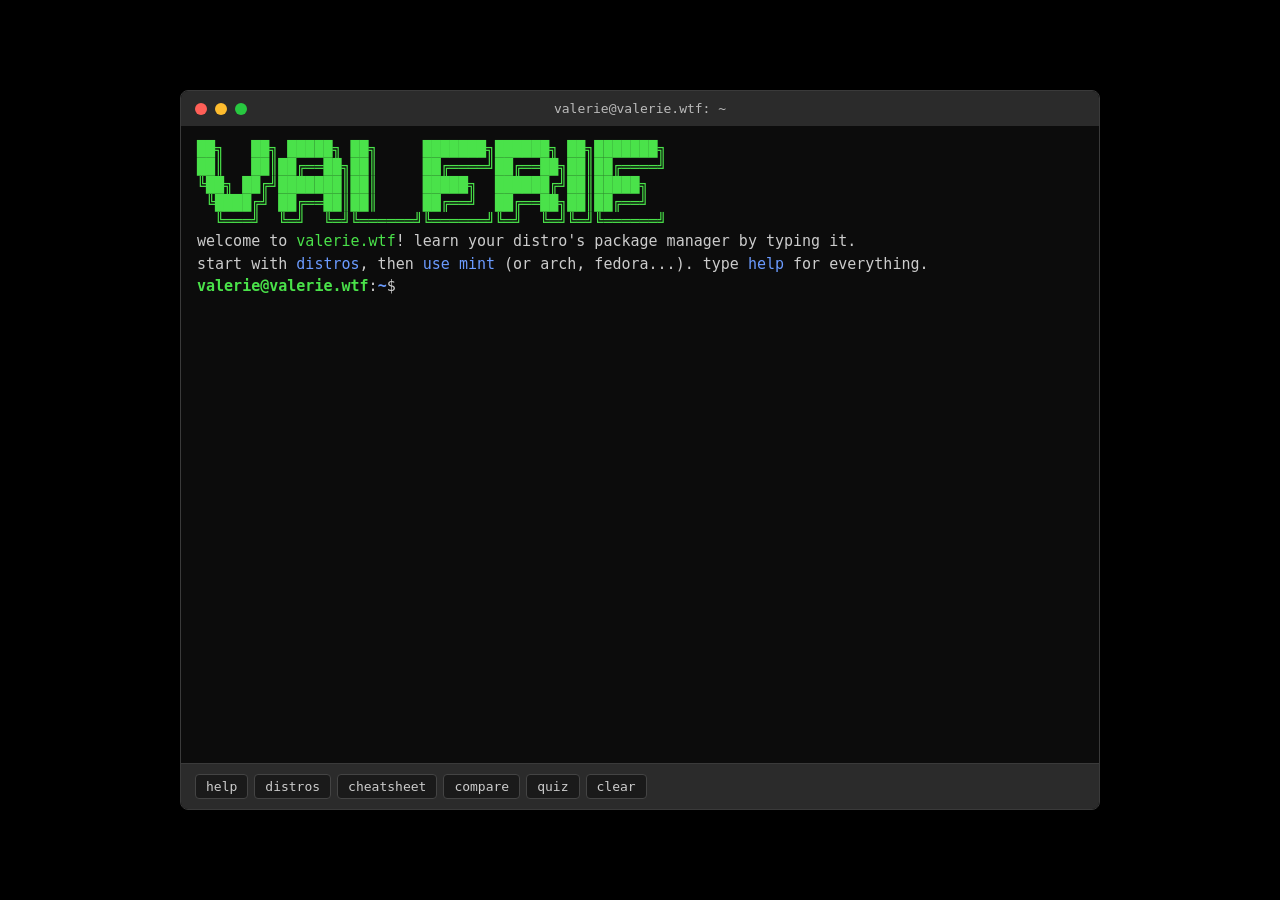
<file: archive/terminal-v2.html>
<!DOCTYPE html>
<html lang="en">

<head>
    <meta charset="UTF-8">
    <meta name="viewport" content="width=device-width, initial-scale=1.0">

    <title>valerie.wtf terminal</title>
    <meta name="description" content="An interactive terminal for learning package manager commands across Linux distros.">

    <style>
        :root {
            --bg: #000000;
            --panel: #0c0c0c;
            --bar: #2b2b2b;
            --fg: #cccccc;
            --dim: #767676;
            --green: #4ae24a;
            --blue: #6b9bff;
            --yellow: #e5c07b;
            --red: #f14c4c;
            --purple: #c678dd;
            --cyan: #56d4dd;
        }

        * { box-sizing: border-box; }

        html, body {
            margin: 0;
            height: 100%;
            background: var(--bg);
            color: var(--fg);
            font-family: "Ubuntu Mono", "DejaVu Sans Mono", ui-monospace, Menlo, Consolas, monospace;
            font-size: 15px;
        }

        body {
            overflow: hidden;
            display: flex;
            justify-content: center;
            align-items: center;
            padding: 16px;
        }

        .window {
            width: 100%;
            max-width: 920px;
            height: min(720px, calc(100vh - 32px));
            height: min(720px, calc(100dvh - 32px));
            display: flex;
            flex-direction: column;
            background: var(--panel);
            border: 1px solid #3a3a3a;
            border-radius: 8px;
            box-shadow: 0 10px 40px rgba(0, 0, 0, 0.6);
            overflow: hidden;
        }

        .titlebar {
            display: flex;
            align-items: center;
            gap: 8px;
            padding: 10px 14px;
            background: var(--bar);
            color: #bbbbbb;
            font-size: 13px;
            justify-content: center;
            position: relative;
            user-select: none;
        }

        .dot { width: 12px; height: 12px; border-radius: 50%; }
        .dot.r { background: #ff5f57; }
        .dot.y { background: #febc2e; }
        .dot.g { background: #28c840; }
        .dots { position: absolute; left: 14px; display: flex; gap: 8px; }
        .titlebar span { max-width: calc(100% - 100px); overflow: hidden; text-overflow: ellipsis; white-space: nowrap; }

        #screen {
            flex: 1;
            overflow-y: auto;
            padding: 14px 16px;
            line-height: 1.5;
            cursor: text;
        }

        .line { white-space: pre-wrap; overflow-wrap: anywhere; }
        /* the ascii banner is 52 columns wide: shrink it to fit instead of wrapping */
        .line.banner { white-space: pre; overflow-wrap: normal; font-size: min(1em, calc((100vw - 40px) / 32)); line-height: 1.2; }

        .inputline { display: flex; gap: 8px; }
        .inputline .prompt { flex-shrink: 0; }

        #cmd {
            flex: 1;
            min-width: 0;
            background: transparent;
            border: 0;
            outline: 0;
            color: var(--fg);
            font: inherit;
            caret-color: var(--fg);
            padding: 0;
        }

        .chips {
            display: flex;
            flex-wrap: wrap;
            gap: 6px;
            padding: 10px 14px;
            border-top: 1px solid #3a3a3a;
            background: var(--bar);
        }

        .chips button {
            font: inherit;
            font-size: 13px;
            color: var(--fg);
            background: #1a1a1a;
            border: 1px solid #444444;
            border-radius: 4px;
            padding: 4px 10px;
            cursor: pointer;
        }

        .chips button:hover { border-color: var(--green); color: var(--green); }

        .cyan { color: var(--cyan); }
        .pu { color: var(--green); font-weight: bold; }
        .pp { color: var(--blue); font-weight: bold; }
        .pb { color: var(--yellow); font-weight: bold; }
        .green { color: var(--green); }
        .blue { color: var(--blue); }
        .yellow { color: var(--yellow); }
        .red { color: var(--red); }
        .purple { color: var(--purple); }
        .dim { color: var(--dim); }
        .bold { font-weight: bold; }

        /* rm -rf / easter egg */
        .window.glitch { animation: shake 0.12s infinite; }
        .window.glitch #screen { filter: hue-rotate(90deg) contrast(1.6); }
        @keyframes shake {
            0% { transform: translate(0, 0); }
            25% { transform: translate(-3px, 2px) skewX(1deg); }
            50% { transform: translate(3px, -2px); }
            75% { transform: translate(-2px, -3px) skewX(-1deg); }
            100% { transform: translate(0, 0); }
        }
        .window.dead .titlebar, .window.dead .chips, .window.dead .inputline { visibility: hidden; }
        .window.dead #screen { background: #000; color: #fff; }

        /* fork bomb clones, sl train, cmatrix */
        .bomb {
            position: fixed;
            width: 220px;
            padding: 26px 10px 10px;
            background: var(--panel);
            border: 1px solid #3a3a3a;
            border-radius: 6px;
            box-shadow: 0 6px 20px rgba(0, 0, 0, 0.7);
            font-size: 12px;
            white-space: pre;
            z-index: 5;
        }
        .bomb::before { content: ""; position: absolute; inset: 0 0 auto 0; height: 18px; background: var(--bar); border-radius: 6px 6px 0 0; }
        .train {
            position: fixed;
            left: 0;
            top: 30%;
            z-index: 10;
            white-space: pre;
            line-height: 1.15;
            color: var(--fg);
            animation: choo 7s linear forwards;
        }
        @keyframes choo { from { transform: translateX(100vw); } to { transform: translateX(-100%); } }
        .overlay { position: fixed; inset: 0; z-index: 10; background: #000; }
        .line:has(.vim-intro) { position: relative; }
        .vim-intro { position: absolute; left: 0; right: 0; text-align: center; }

        @media (max-width: 600px) {
            html, body { font-size: 13px; }
            body { padding: 0; }
            .window { height: 100vh; height: 100dvh; border-radius: 0; border: 0; }
        }
    </style>
</head>

<body>

    <div class="window">
        <div class="titlebar">
            <div class="dots"><div class="dot r"></div><div class="dot y"></div><div class="dot g"></div></div>
            <span id="title">valerie@valerie.wtf: ~</span>
        </div>
        <div id="screen">
            <div id="output"></div>
            <div class="inputline">
                <span class="prompt" id="prompt"></span>
                <input id="cmd" autocomplete="off" autocapitalize="off" autocorrect="off" spellcheck="false" aria-label="terminal input">
            </div>
        </div>
        <div class="chips">
            <button data-cmd="help">help</button>
            <button data-cmd="distros">distros</button>
            <button data-cmd="cheatsheet">cheatsheet</button>
            <button data-cmd="compare install">compare</button>
            <button data-cmd="quiz">quiz</button>
            <button data-cmd="clear">clear</button>
        </div>
    </div>

    <script>
        // ---------- data ----------

        const TASKS = {
            refresh: "refresh the package list",
            upgrade: "upgrade every installed package",
            install: "install a package",
            remove: "remove a package",
            search: "search for a package",
            info: "show details about a package",
            list: "list installed packages",
            orphans: "remove unused dependencies",
            clean: "clear the package cache"
        };

        // The first template in each list is the canonical one; the rest are accepted aliases.
        const MANAGERS = {
            apt: {
                name: "APT",
                tasks: {
                    refresh: ["sudo apt update", "sudo apt-get update"],
                    upgrade: ["sudo apt upgrade", "sudo apt full-upgrade", "sudo apt-get upgrade", "sudo apt-get dist-upgrade"],
                    install: ["sudo apt install PKG", "sudo apt-get install PKG"],
                    remove: ["sudo apt remove PKG", "sudo apt purge PKG", "sudo apt-get remove PKG", "sudo apt-get purge PKG"],
                    search: ["apt search PKG", "apt-cache search PKG"],
                    info: ["apt show PKG", "apt-cache show PKG"],
                    list: ["apt list --installed", "dpkg -l"],
                    orphans: ["sudo apt autoremove", "sudo apt-get autoremove"],
                    clean: ["sudo apt clean", "sudo apt-get clean", "sudo apt autoclean"]
                },
                notes: {
                    refresh: "this only refreshes the list of what's available. it doesn't install anything yet!",
                    upgrade: "run `apt update` first so apt knows about the newest versions.",
                    remove: "`remove` keeps config files. `purge` deletes them too.",
                    clean: "deletes the downloaded .deb files in /var/cache/apt/archives."
                }
            },
            pacman: {
                name: "pacman",
                tasks: {
                    refresh: ["sudo pacman -Sy"],
                    upgrade: ["sudo pacman -Syu"],
                    install: ["sudo pacman -S PKG", "sudo pacman -S --needed PKG"],
                    remove: ["sudo pacman -Rns PKG", "sudo pacman -Rs PKG", "sudo pacman -R PKG"],
                    search: ["pacman -Ss PKG"],
                    info: ["pacman -Si PKG", "pacman -Qi PKG"],
                    list: ["pacman -Q", "pacman -Qe"],
                    orphans: ["sudo pacman -Rns $(pacman -Qdtq)"],
                    clean: ["sudo pacman -Sc", "sudo pacman -Scc", "paccache -r"]
                },
                notes: {
                    refresh: "careful! running -Sy and then installing without -u is a \"partial upgrade\", which Arch doesn't support. just use -Syu.",
                    upgrade: "S = sync, y = refresh the database, u = upgrade. the classic.",
                    remove: "R = remove, n = delete config backups, s = also remove dependencies nothing else needs.",
                    info: "-Si looks at the repos, -Qi looks at what you have installed.",
                    orphans: "-Qdtq lists packages installed as dependencies that nothing needs anymore.",
                    list: "-Q lists everything, -Qe only the packages you installed explicitly."
                }
            },
            dnf: {
                name: "DNF",
                tasks: {
                    refresh: ["dnf check-update", "sudo dnf makecache"],
                    upgrade: ["sudo dnf upgrade", "sudo dnf update"],
                    install: ["sudo dnf install PKG"],
                    remove: ["sudo dnf remove PKG"],
                    search: ["dnf search PKG"],
                    info: ["dnf info PKG"],
                    list: ["dnf list --installed", "dnf list installed"],
                    orphans: ["sudo dnf autoremove"],
                    clean: ["sudo dnf clean all"]
                },
                notes: {
                    refresh: "dnf refreshes metadata on its own most of the time, so you rarely need this.",
                    upgrade: "`dnf update` is an old alias for `dnf upgrade`. both work."
                }
            },
            zypper: {
                name: "zypper",
                tasks: {
                    refresh: ["sudo zypper refresh", "sudo zypper ref"],
                    upgrade: ["sudo zypper update", "sudo zypper up", "sudo zypper dup", "sudo zypper dist-upgrade"],
                    install: ["sudo zypper install PKG", "sudo zypper in PKG"],
                    remove: ["sudo zypper remove --clean-deps PKG", "sudo zypper remove PKG", "sudo zypper rm PKG"],
                    search: ["zypper search PKG", "zypper se PKG"],
                    info: ["zypper info PKG", "zypper if PKG"],
                    list: ["zypper search --installed-only", "zypper se -i"],
                    orphans: ["zypper packages --unneeded"],
                    clean: ["sudo zypper clean", "sudo zypper clean --all"]
                },
                notes: {
                    upgrade: "on Leap use `zypper update`. on Tumbleweed (rolling release) use `zypper dup`.",
                    orphans: "this lists unneeded packages. remove the ones you don't want with `zypper remove`."
                }
            },
            apk: {
                name: "apk",
                tasks: {
                    refresh: ["apk update"],
                    upgrade: ["apk upgrade"],
                    install: ["apk add PKG"],
                    remove: ["apk del PKG"],
                    search: ["apk search PKG"],
                    info: ["apk info -a PKG", "apk info PKG"],
                    list: ["apk info", "apk list --installed"],
                    orphans: ["apk del PKG"],
                    clean: ["apk cache clean"]
                },
                notes: {
                    install: "Alpine usually runs as root (common in Docker), so no sudo. use `doas` if you're a normal user.",
                    orphans: "apk removes unused dependencies automatically when you `apk del` something. no extra step!"
                }
            },
            xbps: {
                name: "XBPS",
                tasks: {
                    refresh: ["sudo xbps-install -S"],
                    upgrade: ["sudo xbps-install -Su"],
                    install: ["sudo xbps-install -S PKG", "sudo xbps-install PKG"],
                    remove: ["sudo xbps-remove -R PKG", "sudo xbps-remove PKG"],
                    search: ["xbps-query -Rs PKG"],
                    info: ["xbps-query -RS PKG", "xbps-query -S PKG"],
                    list: ["xbps-query -l"],
                    orphans: ["sudo xbps-remove -o"],
                    clean: ["sudo xbps-remove -O"]
                },
                notes: {
                    install: "void splits its tools: xbps-install, xbps-remove and xbps-query.",
                    remove: "-R also removes dependencies that nothing else needs."
                }
            },
            portage: {
                name: "Portage",
                tasks: {
                    refresh: ["sudo emerge --sync", "sudo emaint sync -a"],
                    upgrade: ["sudo emerge -avuDN @world", "sudo emerge --ask --update --deep --newuse @world"],
                    install: ["sudo emerge -av PKG", "sudo emerge --ask PKG", "sudo emerge PKG"],
                    remove: ["sudo emerge --deselect PKG", "sudo emerge -C PKG", "sudo emerge --unmerge PKG"],
                    search: ["emerge -s PKG", "emerge --search PKG", "eix PKG"],
                    info: ["emerge -pv PKG", "equery meta PKG"],
                    list: ["qlist -I"],
                    orphans: ["sudo emerge --depclean", "sudo emerge -c"],
                    clean: ["sudo eclean distfiles"]
                },
                notes: {
                    install: "Gentoo compiles from source by default. go make a coffee. maybe dinner.",
                    remove: "--deselect takes it out of your world set, then `emerge --depclean` actually removes it. safer than -C.",
                    upgrade: "a = ask, v = verbose, u = update, D = deep, N = newuse (rebuild when USE flags change)."
                }
            },
            nix: {
                name: "Nix",
                tasks: {
                    refresh: ["sudo nix-channel --update"],
                    upgrade: ["sudo nixos-rebuild switch --upgrade"],
                    install: ["nix-env -iA nixos.PKG", "nix profile install nixpkgs#PKG", "nix-shell -p PKG"],
                    remove: ["nix-env -e PKG", "nix profile remove PKG"],
                    search: ["nix search nixpkgs PKG"],
                    info: ["nix eval nixpkgs#PKG.meta.description"],
                    list: ["nix-env -q", "nix profile list"],
                    orphans: ["sudo nix-collect-garbage -d"],
                    clean: ["sudo nix-collect-garbage", "nix-store --gc"]
                },
                notes: {
                    install: "the NixOS way is adding it to environment.systemPackages in /etc/nixos/configuration.nix and running `sudo nixos-rebuild switch`. nix-env works but it's the imperative way.",
                    orphans: "-d also deletes old generations, so you can't roll back to them afterwards!"
                }
            }
        };

        // Not tied to one distro. `only` limits a manager to distros using that base manager.
        const EXTRAS = {
            flatpak: {
                name: "Flatpak",
                about: "works on (almost) any distro. apps run sandboxed and come from Flathub.",
                tasks: {
                    refresh: ["flatpak update --appstream"],
                    upgrade: ["flatpak update"],
                    install: ["flatpak install flathub PKG", "flatpak install PKG"],
                    remove: ["flatpak uninstall PKG", "flatpak remove PKG"],
                    search: ["flatpak search PKG"],
                    info: ["flatpak info PKG"],
                    list: ["flatpak list", "flatpak list --app"],
                    orphans: ["flatpak uninstall --unused"]
                },
                notes: {
                    install: "flatpak names look like org.mozilla.firefox, but `flatpak install flathub firefox` will search for a match.",
                    orphans: "removes runtimes no installed app uses anymore. frees a LOT of space."
                }
            },
            snap: {
                name: "Snap",
                about: "Canonical's universal format, preinstalled on Ubuntu. Linux Mint blocks it by default!",
                tasks: {
                    refresh: ["snap refresh --list"],
                    upgrade: ["sudo snap refresh"],
                    install: ["sudo snap install PKG", "sudo snap install --classic PKG"],
                    remove: ["sudo snap remove PKG", "sudo snap remove --purge PKG"],
                    search: ["snap find PKG"],
                    info: ["snap info PKG"],
                    list: ["snap list"]
                },
                notes: {
                    install: "some snaps (like code editors) need `--classic` to escape the sandbox.",
                    upgrade: "snaps also update themselves automatically in the background."
                }
            },
            yay: {
                name: "yay",
                only: "pacman",
                about: "an AUR helper for Arch-based distros. it wraps pacman and also builds packages from the AUR.",
                tasks: {
                    upgrade: ["yay", "yay -Syu"],
                    install: ["yay -S PKG"],
                    remove: ["yay -Rns PKG"],
                    search: ["yay -Ss PKG", "yay PKG"],
                    info: ["yay -Si PKG"],
                    orphans: ["yay -Yc"],
                    clean: ["yay -Sc"]
                },
                notes: {
                    install: "never run yay with sudo. it asks for your password itself when it needs to.",
                    upgrade: "plain `yay` upgrades your repo packages AND your AUR packages in one go.",
                    search: "`yay firefox` gives you a numbered menu to pick what to install."
                }
            }
        };
        Object.assign(MANAGERS, EXTRAS);

        const DISTROS = {
            mint: { name: "Linux Mint", mgr: "apt", color: "green" },
            ubuntu: { name: "Ubuntu", mgr: "apt", color: "yellow" },
            debian: { name: "Debian", mgr: "apt", color: "red" },
            popos: { name: "Pop!_OS", mgr: "apt", color: "blue" },
            arch: { name: "Arch Linux", mgr: "pacman", color: "blue" },
            manjaro: { name: "Manjaro", mgr: "pacman", color: "green" },
            endeavouros: { name: "EndeavourOS", mgr: "pacman", color: "purple" },
            cachyos: { name: "CachyOS", mgr: "pacman", color: "green" },
            fedora: { name: "Fedora", mgr: "dnf", color: "blue" },
            rhel: { name: "RHEL", mgr: "dnf", color: "red" },
            rocky: { name: "Rocky Linux", mgr: "dnf", color: "green" },
            opensuse: { name: "openSUSE", mgr: "zypper", color: "green" },
            alpine: { name: "Alpine Linux", mgr: "apk", color: "blue" },
            void: { name: "Void Linux", mgr: "xbps", color: "green" },
            gentoo: { name: "Gentoo", mgr: "portage", color: "purple" },
            nixos: { name: "NixOS", mgr: "nix", color: "blue" }
        };

        const PKGS = ["firefox", "vlc", "git", "neovim", "htop", "fastfetch", "gimp", "curl", "obs-studio", "btop"];

        // ---------- state ----------

        let distroKey = null;
        let quiz = null;
        const history = [];
        let histIdx = 0;

        const out = document.getElementById("output");
        const input = document.getElementById("cmd");
        const screen = document.getElementById("screen");
        const promptEl = document.getElementById("prompt");
        const titleEl = document.getElementById("title");

        // ---------- output helpers ----------

        const esc = s => s.replace(/[&<>"]/g, c => ({ "&": "&amp;", "<": "&lt;", ">": "&gt;", '"': "&quot;" }[c]));

        // tiny markup: [color]text[/] and `code`
        function fmt(s) {
            return esc(s)
                .replace(/\[(\w+)\]([\s\S]*?)\[\/\]/g, '<span class="$1">$2</span>')
                .replace(/`([^`]+)`/g, '<span class="blue">$1</span>');
        }

        // `plain` is appended as literal text (used to echo what the user typed)
        function print(s = "", plain = "") {
            const div = document.createElement("div");
            div.className = "line";
            div.innerHTML = fmt(s) + esc(plain);
            out.appendChild(div);
            return div;
        }

        // classic bash look: bold green user@host, bold blue path
        function promptMarkup() {
            if (vim) return "";
            if (quiz) return "[pb]quiz>[/]";
            return `[pu]${distroKey ? "you@" + distroKey : "valerie@valerie.wtf"}[/]:[pp]~[/]$`;
        }

        function updatePrompt() {
            promptEl.innerHTML = fmt(promptMarkup());
            if (vim) { titleEl.textContent = `${vim.file || "[No Name]"} - VIM`; return; }
            titleEl.textContent = distroKey ? `you@${distroKey}: ~ (${DISTROS[distroKey].name})` : "valerie@valerie.wtf: ~";
        }

        function scrollDown() { screen.scrollTop = screen.scrollHeight; }

        // ---------- command parsing ----------

        const escRe = s => s.replace(/[.*+?^${}()|[\]\\]/g, "\\$&");
        const norm = s => s.trim().replace(/\s+/g, " ").replace(/^(sudo|doas) /, "");

        // Find which manager + task a typed command matches.
        function recognize(raw) {
            const typed = norm(raw);
            // exact templates first, so e.g. `pacman -Rns $(pacman -Qdtq)` isn't read as removing "$(pacman"
            for (const wantPkg of [false, true])
            for (const [mk, m] of Object.entries(MANAGERS)) {
                for (const [tk, templates] of Object.entries(m.tasks)) {
                    for (const t of templates) {
                        if (t.includes("PKG") !== wantPkg) continue;
                        const re = new RegExp("^" + escRe(norm(t)).replace("PKG", "(.+)") + "$");
                        const match = typed.match(re);
                        if (!match) continue;
                        let pkg = null;
                        if (match[1]) {
                            pkg = match[1].split(" ").filter(w => !w.startsWith("-")).join(" ");
                            if (!pkg) continue;
                        }
                        return { mgr: mk, task: tk, pkg };
                    }
                }
            }
            return null;
        }

        const canon = (mk, tk, pkg) => MANAGERS[mk].tasks[tk] ? MANAGERS[mk].tasks[tk][0].replace("PKG", pkg || "<package>") : null;

        function fakeOutput(mk, task, pkg) {
            const p = pkg || "firefox";
            const lines = {
                apt: {
                    refresh: ["Hit:1 http://archive.ubuntu.com/ubuntu noble InRelease", "Reading package lists... Done", "[green]14 packages can be upgraded.[/]"],
                    install: ["Reading package lists... Done", "Building dependency tree... Done", `The following NEW packages will be installed:\n  ${p}`, `Setting up ${p} ...`, "[green]Done![/]"],
                    remove: [`Removing ${p} ...`, "[green]Done![/]"]
                },
                pacman: {
                    upgrade: [":: Synchronizing package databases...", " core is up to date", " extra is up to date", ":: Starting full system upgrade...", "[green] there is nothing to do[/]"],
                    install: ["resolving dependencies...", `Packages (1) ${p}-1.0-1`, ":: Proceed with installation? [Y/n] y", `(1/1) installing ${p}  [######################] 100%`]
                },
                dnf: {
                    install: ["Dependencies resolved.", ` Installing: ${p}`, "Is this ok [y/N]: y", "[green]Complete![/]"]
                },
                portage: {
                    install: [`>>> Emerging (1 of 1) ${p}`, ">>> Compiling source... [dim](this could take a while)[/]", `>>> Installed ${p}`]
                }
            };
            return (lines[mk] && lines[mk][task]) || ["[green]✓ done[/] [dim](simulated)[/]"];
        }

        // ---------- built-in commands ----------

        const COMMANDS = {
            help() {
                print("[green]valerie.wtf[/] — learn package managers by actually typing them 💻\n");
                print("  `distros`              list every distro you can pick");
                print("  `use <distro>`         switch distro, e.g. `use mint` or `use arch`");
                print("  `cheatsheet`           every command for your current distro");
                print("  `learn <task>`         how to do one thing, e.g. `learn install`");
                print("  `compare <task>`       one task across every package manager");
                print("  `about <manager>`      everything about apt, pacman, flatpak, yay...");
                print("  `quiz`                 test yourself 🧠");
                print("  `game`                 play Package Panic 🎮");
                print("  `neofetch`, `whoami`, `uname`, `date`, `cowsay`, `contact`, `history`, `clear`\n");
                print("or just type a real command like `sudo apt install firefox` and I'll explain it.");
                print("[dim]there are also a LOT of secrets hidden in here 👀[/]");
                print(`[dim]tasks: ${Object.keys(TASKS).join(", ")}[/]`);
            },

            distros() {
                const groups = {};
                for (const [k, d] of Object.entries(DISTROS)) (groups[d.mgr] ||= []).push(`[${d.color}]${k}[/]`);
                for (const [mk, ds] of Object.entries(groups)) print(`  [bold]${MANAGERS[mk].name.padEnd(8)}[/] ${ds.join(", ")}`);
                print("\n[dim]extras: flatpak + snap work everywhere, yay works on Arch-based distros. try `about flatpak`.[/]");
                print("type `use <distro>` to switch.");
            },

            use(args) {
                const k = (args[0] || "").toLowerCase().replace(/[^a-z]/g, "");
                if (!DISTROS[k]) {
                    print(args[0] ? `[red]don't know "${args[0]}"[/]. try \`distros\`.` :"usage: `use <distro>`");
                    return;
                }
                distroKey = k;
                try { localStorage.setItem("distro", k); } catch (e) {}
                const d = DISTROS[k];
                print(`switched to [${d.color}]${d.name}[/]. package manager: [bold]${MANAGERS[d.mgr].name}[/]`);
                print("type `cheatsheet` or try installing something!");
            },

            cheatsheet() {
                if (!distroKey) { print("pick a distro first, e.g. `use mint`. see `distros`."); return; }
                const d = DISTROS[distroKey];
                print(`[${d.color}]${d.name}[/] uses [bold]${MANAGERS[d.mgr].name}[/]:\n`);
                for (const [tk, desc] of Object.entries(TASKS)) print(`  [dim]${desc.padEnd(32)}[/] \`${canon(d.mgr, tk)}\``);
                print("\n[dim]bonus:[/]");
                for (const [mk, m] of Object.entries(EXTRAS)) {
                    if (m.only && m.only !== d.mgr) continue;
                    print(`  [dim]${(m.name + " install").padEnd(32)}[/] \`${canon(mk, "install")}\``);
                }
            },

            about(args) {
                const mk = (args[0] || "").toLowerCase();
                const m = MANAGERS[mk];
                if (!m) { print(`usage: \`about <manager>\`\n[dim]managers: ${Object.keys(MANAGERS).join(", ")}[/]`); return; }
                const users = Object.entries(DISTROS).filter(([, d]) => d.mgr === mk || m.only === d.mgr).map(([k]) => k);
                print(`[bold]${m.name}[/] — ${m.about || "used by " + users.join(", ")}`);
                if (m.about && users.length) print(`[dim]works on: ${users.join(", ")}[/]`);
                print("");
                for (const [tk, desc] of Object.entries(TASKS)) if (m.tasks[tk]) print(`  [dim]${desc.padEnd(32)}[/] \`${canon(mk, tk)}\``);
            },

            learn(args) {
                const tk = (args[0] || "").toLowerCase();
                if (!TASKS[tk]) { print(`usage: \`learn <task>\`\n[dim]tasks: ${Object.keys(TASKS).join(", ")}[/]`); return; }
                if (!distroKey) { COMMANDS.compare(args); return; }
                const mk = DISTROS[distroKey].mgr;
                print(`to [bold]${TASKS[tk]}[/] on ${DISTROS[distroKey].name}:\n`);
                print(`  \`${canon(mk, tk)}\``);
                const alts = MANAGERS[mk].tasks[tk].slice(1);
                if (alts.length) print(`\n[dim]also works:[/] ${alts.map(a => "`" + a.replace("PKG", "<package>") + "`").join(", ")}`);
                if (MANAGERS[mk].notes[tk]) print(`\n💡 ${MANAGERS[mk].notes[tk]}`);
            },

            compare(args) {
                const tk = (args[0] || "").toLowerCase();
                if (!TASKS[tk]) { print(`usage: \`compare <task>\`\n[dim]tasks: ${Object.keys(TASKS).join(", ")}[/]`); return; }
                print(`how to [bold]${TASKS[tk]}[/] everywhere:\n`);
                for (const mk of Object.keys(MANAGERS)) {
                    const c = canon(mk, tk);
                    print(`  [green]${MANAGERS[mk].name.padEnd(8)}[/] ${c ? "`" + c + "`" : "[dim](not a thing here)[/]"}`);
                }
            },

            quiz() {
                quiz = { score: 0, total: 0 };
                print("[yellow]🧠 QUIZ TIME[/] — type the command. `hint`, `skip` or `quit` anytime.\n");
                nextQuestion();
            },

            neofetch() {
                const d = distroKey ? DISTROS[distroKey] : null;
                print(`[green]   .--.     [/] [bold]you@${distroKey || "valerie.wtf"}[/]`);
                print(`[green]  |o_o |    [/] -------------`);
                print(`[green]  |:_/ |    [/] [green]OS:[/] ${d ? d.name : "valerie.wtf (browser edition)"}`);
                print(`[green] //   \\ \\   [/] [green]Packages:[/] ${d ? MANAGERS[d.mgr].name : "none, pick a distro!"}`);
                print(`[green](|     | )  [/] [green]Shell:[/] vibes`);
                print(`[green]/'\\_   _/\`\\ [/] [green]Uptime:[/] since you opened this tab`);
                print(`[green]\\___)=(___/ [/] [green]Terminal:[/] valerie.wtf`);
            },

            whoami() { print(distroKey ? "you" : "valerie (well, a guest in valerie's terminal)"); },

            contact() { print("contact me at [green]valeriecollins05(at)proton(dot)me[/] 💌"); },

            history() { history.forEach((h, i) => print(`  [dim]${String(i + 1).padStart(3)}[/]  ${h}`)); },

            clear() { out.innerHTML = ""; },

            ls() { print("[blue]Desktop[/]  [blue]Documents[/]  [blue]Downloads[/]  secrets.txt"); },

            cat(args) {
                if (args[0] === "secrets.txt") print("nice try 🙂");
                else print(args[0] ? `cat: ${args[0]}: No such file or directory` : "🐱 meow");
            },

            echo(args) { print("", args.join(" ")); },

            exit() { print("there is no escape 🙂 (try `clear` instead)"); },

            pwd() { print(distroKey ? "/home/you" : "/home/valerie"); },

            cd(args) { if (args[0] && args[0] !== "~") print(`bash: cd: ${args[0]}: No such file or directory`); },

            date() { print(new Date().toString()); },

            uname(args) {
                const d = distroKey ? DISTROS[distroKey].name : "valerie.wtf";
                print(args.includes("-a") ? `Linux ${distroKey || "valerie"} 6.11.0-wtf #1 SMP PREEMPT_DYNAMIC x86_64 GNU/Linux (${d})` : "Linux");
            },

            cowsay(args) {
                const msg = args.join(" ") || "moo. use flatpak.";
                print(` ${"_".repeat(msg.length + 2)}\n< ${msg} >\n ${"-".repeat(msg.length + 2)}\n        \\   ^__^\n         \\  (oo)\\_______\n            (__)\\       )\\/\\\n                ||----w |\n                ||     ||`);
            },

            sudo(args) {
                if (!args.length) print("usage: sudo <command>");
                else if (args[0] === "su" || args[0] === "-i") print("[red]nice try.[/] root access denied 🙂");
                else if (COMMANDS[args[0]] && args[0] !== "sudo") COMMANDS[args[0]](args.slice(1));
                else print(`[red]sudo: ${args[0]}: command not found[/]`);
            },

            vim(args) { openVim(args[0]); },
            vi(args) { openVim(args[0]); },
            nvim(args) { openVim(args[0]); },

            emacs() { print("emacs is a great operating system, lacking only a decent editor. [dim](try `vim`. if you dare 👀)[/]"); },

            nano() { print("[green]nano[/] is honestly a great pick for beginners. Ctrl+O saves, Ctrl+X exits, and the shortcuts are printed at the bottom 💚\n[dim]want to suffer instead? try `vim`.[/]"); },

            sl() { train(); },

            cmatrix() { matrix(); },

            game() {
                print("🎮 loading [green]Package Panic[/]... type the right command before the requests hit the floor!");
                setTimeout(() => { location.href = "game/"; }, 700);
            },

            play() { COMMANDS.game(); },

            fortune() {
                const f = [
                    "There is no place like 127.0.0.1",
                    "It's not a bug, it's an undocumented feature.",
                    "To understand recursion, you must first understand recursion.",
                    "Linux is user friendly. It's just picky about who its friends are.",
                    "Have you tried turning it off and on again? (type `reboot`)",
                    "rm -rf / is not a personality.",
                    "Real programmers count from 0.",
                    "Your distro is fine. Stop distro hopping. (you won't.)",
                    "The quieter you become, the more you are able to hear the fans spinning."
                ];
                print(f[Math.floor(Math.random() * f.length)]);
            },

            reboot() {
                busy = true;
                print("[yellow]Broadcast message from root@valerie.wtf: The system will reboot now![/]");
                setTimeout(() => rebootSequence(
                    ["Stopped User Manager", "Unmounted /home", "Reached target System Reboot", "Started Journal Service", "Started Network Manager", "Reached target Graphical Interface"],
                    ["[dim]rebooted. everything's exactly where you left it. that's kind of the point 😌[/]\n"]
                ), 900);
            },

            shutdown() { powerOff(); },
            poweroff() { powerOff(); }
        };

        // ---------- quiz ----------

        function nextQuestion() {
            const keys = Object.keys(DISTROS);
            const dk = keys[Math.floor(Math.random() * keys.length)];
            const tasks = Object.keys(TASKS);
            const tk = tasks[Math.floor(Math.random() * tasks.length)];
            const needsPkg = MANAGERS[DISTROS[dk].mgr].tasks[tk][0].includes("PKG");
            const pkg = needsPkg ? PKGS[Math.floor(Math.random() * PKGS.length)] : null;
            Object.assign(quiz, { dk, tk, pkg });
            const d = DISTROS[dk];
            print(`[bold]Q${quiz.total + 1}:[/] on [${d.color}]${d.name}[/], how do you ${TASKS[tk]}${pkg ? ` ([bold]${pkg}[/])` : ""}?`);
        }

        function answerQuiz(line) {
            const word = line.trim().toLowerCase();
            const { dk, tk, pkg } = quiz;
            const mk = DISTROS[dk].mgr;
            if (word === "quit" || word === "exit") {
                print(`final score: [green]${quiz.score}/${quiz.total}[/] ${quiz.score === quiz.total && quiz.total ? "🏆 FLAWLESS" : "🫶"}`);
                quiz = null;
                return;
            }
            if (word === "hint") { print(`💡 ${DISTROS[dk].name} uses [bold]${MANAGERS[mk].name}[/].`); return; }
            quiz.total++;
            if (word === "skip") {
                print(`answer: \`${canon(mk, tk, pkg)}\`\n`);
                nextQuestion();
                return;
            }
            const r = recognize(line);
            if (r && r.mgr === mk && r.task === tk && (!pkg || r.pkg === pkg)) {
                quiz.score++;
                print(`[green]✓ correct![/] [dim](${quiz.score}/${quiz.total})[/]\n`);
            } else if (r && r.mgr !== mk) {
                print(`[red]✗[/] that's ${MANAGERS[r.mgr].name}, but ${DISTROS[dk].name} uses ${MANAGERS[mk].name}: \`${canon(mk, tk, pkg)}\`\n`);
            } else {
                print(`[red]✗[/] the answer was \`${canon(mk, tk, pkg)}\` [dim](${quiz.score}/${quiz.total})[/]\n`);
            }
            nextQuestion();
        }

        // ---------- main loop ----------

        function explain(r, raw) {
            const curMgr = distroKey ? DISTROS[distroKey].mgr : null;
            const m = MANAGERS[r.mgr];
            const extra = EXTRAS[r.mgr];
            if (curMgr && extra && extra.only && extra.only !== curMgr) {
                print(`[red]bash: ${norm(raw).split(" ")[0]}: command not found[/]`);
                print(`${m.name} only exists on Arch-based distros. on ${DISTROS[distroKey].name} use \`${canon(curMgr, r.task, r.pkg) || canon(curMgr, "install", r.pkg)}\` (or flatpak!)`);
                return;
            }
            if (curMgr && !extra && curMgr !== r.mgr) {
                print(`[red]bash: ${norm(raw).split(" ")[0]}: command not found[/]`);
                print(`that's ${m.name}, but ${DISTROS[distroKey].name} uses [bold]${MANAGERS[curMgr].name}[/]. you want:`);
                print(`  \`${canon(curMgr, r.task, r.pkg)}\``);
                return;
            }
            if (r.mgr === "yay" && /^\s*sudo\s/.test(raw)) {
                print("[red]-> Please avoid running yay as root/sudo.[/]");
                print(`💡 just run \`${canon("yay", r.task, r.pkg)}\`. yay asks for your password when it needs it.`);
                return;
            }
            const needsRoot = m.tasks[r.task][0].startsWith("sudo ");
            if (needsRoot && !/^\s*(sudo|doas)\s/.test(raw)) {
                print("[red]error: you cannot perform this operation unless you are root.[/]");
                print(`💡 changing the system needs admin rights. try: \`${canon(r.mgr, r.task, r.pkg)}\``);
                return;
            }
            if (r.task === "install" && /^(windows|windows ?1[01]|win1[01]|macos|osx)$/i.test(r.pkg)) {
                print(r.mgr === "apt" ? `[red]E: Unable to locate package ${r.pkg}[/]` : `[red]error: target not found: ${r.pkg}[/]`);
                print("and honestly? good. you're free now 🐧");
                return;
            }
            if (r.mgr === "snap" && distroKey === "mint") {
                print("[red]error: snap: command not found[/]");
                print("💡 Linux Mint blocks Snap by default (see /etc/apt/preferences.d/nosnap.pref). use flatpak instead, it's built into Mint's Software Manager!");
                return;
            }
            fakeOutput(r.mgr, r.task, r.pkg).forEach(l => print(l));
            if ((r.mgr === "pacman" || r.mgr === "yay") && r.task === "upgrade" && Math.random() < 0.2) {
                const doom = [
                    ["(42/69) upgrading nvidia-dkms", "[red]==> ERROR: module nvidia failed to build. enjoy your black screen 🖤[/]"],
                    ["[red]error: failed to commit transaction (conflicting files)[/]", "[red]python-pip: /usr/lib/python3.12/site-packages/pip exists in filesystem[/]"],
                    ["(13/13) upgrading linux", "[red]==> ERROR: failed to build initramfs. good luck rebooting 🙂[/]"],
                    ["[red]error: archlinux-keyring: signature from \"Some Dev <dev@archlinux.org>\" is marginal trust[/]", "[red]error: failed to commit transaction (invalid or corrupted package (PGP signature))[/]"]
                ];
                doom[Math.floor(Math.random() * doom.length)].forEach(l => print(l));
                print("[dim](just a meme 😭 Arch updates are usually fine. check archlinux.org/news before big ones tho!)[/]");
                return;
            }
            print(`\n[dim]📘 ${m.name}: this would ${TASKS[r.task]}${r.pkg ? ` (${r.pkg})` : ""}.[/]`);
            if (m.notes[r.task]) print(`💡 ${m.notes[r.task]}`);
            if (!curMgr) print(`[dim]tip: \`use <distro>\` and I'll warn you if you use the wrong package manager.[/]`);
        }

        function run(line) {
            print(promptMarkup() + " ", line);
            if (line.trim()) { history.push(line); }
            histIdx = history.length;

            if (quiz) { answerQuiz(line); return; }

            if (/^\s*sudo\s/.test(line) && !lectured) {
                lectured = true;
                print("[dim]We trust you have received the usual lecture from the local System\nAdministrator. It usually boils down to these three things:\n\n    #1) Respect the privacy of others.\n    #2) Think before you type.\n    #3) With great power comes great responsibility.\n\n[sudo] password for you: ********[/]");
            }

            const flat = line.trim().replace(/\s+/g, " ").toLowerCase();
            if (/^:\(\) ?\{ ?:\|: ?& ?\} ?; ?:$/.test(flat)) { forkBomb(); return; }
            if (/^(sudo )?apt(-get)? moo$/.test(flat)) {
                print("                 (__)\n                 (oo)\n           /------\\/\n          / |    ||\n         *  /\\---/\\\n            ~~   ~~\n...\"Have you mooed today?\"...");
                print("[dim](this is a real apt easter egg btw 🐄)[/]");
                return;
            }
            if (flat === "make me a sandwich") { print("What? Make it yourself."); return; }
            if (flat === "sudo make me a sandwich") { print("Okay. 🥪"); return; }
            if (/^i use arch( btw)?!*$/.test(flat) || flat === "btw") {
                const archy = distroKey && DISTROS[distroKey].mgr === "pacman";
                print(archy ? "we KNOW. you've told us 47 times this week 🙄" : `no you don't, you're on ${distroKey ? DISTROS[distroKey].name : "a website"} 🤨 (\`use arch\` if you want bragging rights)`);
                return;
            }

            const [name, ...args] = line.trim().split(/\s+/);
            if (!name) return;

            const rm = line.trim().replace(/\s+/g, " ").match(/^(sudo )?rm (-rf|-fr|-r -f|-f -r|-Rf|-rF)( --no-preserve-root)? \/\*?( --no-preserve-root)?$/);
            if (rm) {
                if (rm[1]) { meltdown(); return; }
                ["bin", "boot", "etc", "root", "usr"].forEach(d => print(`rm: cannot remove '/${d}': Permission denied`));
                print("[dim]...you're not root. thank god. (don't try it with sudo 👀)[/]");
                return;
            }

            const r = recognize(line);
            if (r) { explain(r, line); return; }

            const cmd = COMMANDS[name.toLowerCase()];
            if (cmd) { cmd(args); return; }

            if (DISTROS[name.toLowerCase()]) { COMMANDS.use([name]); return; }

            const mgrs = { apt: "apt", "apt-get": "apt", pacman: "pacman", dnf: "dnf", yum: "dnf", zypper: "zypper", apk: "apk", emerge: "portage", "nix-env": "nix", nix: "nix", flatpak: "flatpak", snap: "snap", yay: "yay", paru: "yay" };
            const bare = norm(line).split(" ")[0];
            if (bare.startsWith("xbps")) mgrs[bare] = "xbps";
            if (mgrs[bare]) {
                print(`hmm, I don't recognise that ${MANAGERS[mgrs[bare]].name} command.`);
                print(`try \`learn install\` or \`compare install\` to see the right syntax.`);
                return;
            }

            print(`[red]${name}: command not found[/]. type \`help\`.`);
        }

        const COMPLETIONS = [...Object.keys(COMMANDS), ...Object.keys(DISTROS).map(d => "use " + d), ...Object.keys(TASKS).flatMap(t => ["learn " + t, "compare " + t]), ...Object.keys(MANAGERS).map(m => "about " + m)];

        input.addEventListener("keydown", e => {
            if (busy) { e.preventDefault(); return; }
            if (vim) {
                if (e.key === "Escape") { vim.msg = "[dim]you pressed Esc. you're in normal mode now. still in vim tho 🙂[/]"; renderVim(); return; }
                if (e.key === "c" && e.ctrlKey) { e.preventDefault(); vim.msg = "Type  :qa!  and press <Enter> to abandon all changes and exit Vim"; renderVim(); return; }
                if (e.key === "Enter") { vimInput(input.value); input.value = ""; updatePrompt(); scrollDown(); }
                return;
            }
            if (e.key === "Enter") {
                const v = input.value;
                input.value = "";
                run(v);
                updatePrompt();
                scrollDown();
            } else if (e.key === "ArrowUp") {
                e.preventDefault();
                if (histIdx > 0) input.value = history[--histIdx];
            } else if (e.key === "ArrowDown") {
                e.preventDefault();
                histIdx = Math.min(history.length, histIdx + 1);
                input.value = history[histIdx] || "";
            } else if (e.key === "Tab") {
                e.preventDefault();
                const v = input.value.toLowerCase();
                const hits = COMPLETIONS.filter(c => c.startsWith(v));
                if (hits.length === 1) input.value = hits[0] + " ";
                else if (hits.length > 1) { print(`[dim]${hits.join("  ")}[/]`); scrollDown(); }
            } else if (e.key === "l" && e.ctrlKey) {
                e.preventDefault();
                COMMANDS.clear();
            }
        });

        screen.addEventListener("click", () => { if (!window.getSelection().toString()) input.focus(); });

        document.querySelectorAll(".chips button").forEach(b => b.addEventListener("click", () => {
            if (busy || vim) return;
            run(b.dataset.cmd);
            updatePrompt();
            scrollDown();
            input.focus();
        }));

        // ---------- sudo rm -rf / ----------

        let busy = false;
        const win = document.querySelector(".window");
        const sleep = ms => new Promise(res => setTimeout(res, ms));

        const DOOMED = [
            "/bin/bash", "/bin/ls", "/bin/cat", "/bin/sudo", "/boot/vmlinuz-linux", "/boot/initramfs-linux.img",
            "/boot/grub/grub.cfg", "/etc/passwd", "/etc/shadow", "/etc/fstab", "/etc/hostname", "/etc/os-release",
            "/home/you/Documents/homework_FINAL_v3.docx", "/home/you/Pictures/memes", "/home/you/.bash_history",
            "/home/you/.config/discord", "/home/you/Downloads/totally_legal_movie.mkv", "/home/you/.ssh/id_ed25519",
            "/lib/modules/6.11.0-wtf", "/lib/systemd/systemd", "/opt/google/chrome", "/root/.bashrc",
            "/usr/bin/python3", "/usr/bin/vim", "/usr/bin/firefox", "/usr/lib/libc.so.6", "/usr/lib/libstdc++.so.6",
            "/usr/share/fonts", "/usr/share/icons", "/var/log/syslog", "/var/lib/dpkg/status", "/var/lib/pacman/local"
        ];

        async function meltdown() {
            busy = true;
            input.blur();
            print("[dim]rm: it is dangerous to operate recursively on '/'... oh you used sudo. ok. bye 🫡[/]");
            await sleep(900);

            for (let i = 0; i < 140; i++) {
                const path = i < DOOMED.length ? DOOMED[i] : DOOMED[Math.floor(Math.random() * DOOMED.length)] + "/" + Math.random().toString(36).slice(2, 9);
                print(`removed '${path}'`);
                if (i === 70) print("[red]bash: /usr/bin/ls: No such file or directory[/]");
                if (i === 85) print("[red]bash: /usr/bin/sleep: cannot execute: required file not found[/]");
                if (i === 100) { print("[red]Segmentation fault (core dumped)[/]"); win.classList.add("glitch"); }
                if (i === 115) print("[red]systemd[1]: Caught <SEGV>, dumped core as pid 666.[/]");
                scrollDown();
                await sleep(i < 40 ? 35 : 12);
            }
            await sleep(700);

            win.classList.remove("glitch");
            win.classList.add("dead");
            out.innerHTML = "";
            const t = (performance.now() / 1000).toFixed(6).padStart(12);
            const code = "0x00007f00";
            [
                `[${t}] Kernel panic - not syncing: Attempted to kill init! exitcode=${code}`,
                `[${t}] CPU: 0 PID: 1 Comm: systemd Not tainted 6.11.0-wtf #1`,
                `[${t}] Hardware name: valerie.wtf/Browser Tab, BIOS 1.0 10/17/2026`,
                `[${t}] Call Trace:`,
                `[${t}]  <TASK>`,
                `[${t}]  dump_stack_lvl+0x5d/0x80`,
                `[${t}]  panic+0x118/0x2f0`,
                `[${t}]  do_exit.cold+0x15/0x15`,
                `[${t}]  do_group_exit+0x2d/0x90`,
                `[${t}]  __x64_sys_exit_group+0x18/0x20`,
                `[${t}]  do_syscall_64+0x82/0x160`,
                `[${t}]  entry_SYSCALL_64_after_hwframe+0x76/0x7e`,
                `[${t}]  </TASK>`,
                `[${t}] Kernel Offset: disabled`,
                `[${t}] ---[ end Kernel panic - not syncing: Attempted to kill init! exitcode=${code} ]---`
            ].forEach(l => print("", l));
            await sleep(2500);
            print("", "\n(your caps lock light is blinking. you did this.)\n\npress any key or tap to reboot");
            scrollDown();

            await new Promise(res => {
                const go = () => { window.removeEventListener("keydown", go); window.removeEventListener("pointerdown", go); res(); };
                window.addEventListener("keydown", go);
                window.addEventListener("pointerdown", go);
            });
            await rebootSequence(
                ["Booted from rescue USB", "Restoring / from backup (phew)", "Reinstalling literally everything", "Mounting /home (your memes survived)", "Started Network Manager", "Reached target Graphical Interface"],
                [
                    "[yellow]💀 you deleted your entire system. luckily this is a website.[/]",
                    "[dim]fun fact: real `rm` refuses `-rf /` without --no-preserve-root, but `rm -rf /*` has no failsafe at all. never run either![/]\n"
                ]
            );
        }

        async function rebootSequence(units, after) {
            busy = true;
            out.innerHTML = "";
            win.classList.remove("dead");
            for (const l of ["[dim]valerie.wtf BIOS v1.0 — POST OK[/]", "", "Loading Linux 6.11.0-wtf ...", "Loading initial ramdisk ..."]) {
                print(l);
                await sleep(350);
            }
            for (const unit of units) {
                print(` [ [green]  OK  [/] ] ${unit}.`);
                scrollDown();
                await sleep(300);
            }
            await sleep(600);
            out.innerHTML = "";
            boot();
            after.forEach(l => print(l));
            busy = false;
            updatePrompt();
            scrollDown();
            input.focus();
        }

        async function powerOff() {
            busy = true;
            win.classList.add("dead");
            out.innerHTML = "";
            for (const l of ["[  OK  ] Stopped target Graphical Interface.", "[  OK  ] Unmounted /home.", "[  OK  ] Reached target Power-Off.", "Power down."]) {
                print("", l);
                await sleep(400);
            }
            await sleep(1800);
            print("", "\n...jk. websites can't turn off 🙂");
            await sleep(1500);
            await rebootSequence(["Started Journal Service", "Started Network Manager", "Reached target Graphical Interface"], ["[dim]back already. you can just close the tab, you know 🙂[/]\n"]);
        }

        // ---------- :(){ :|:& };: ----------

        async function forkBomb() {
            busy = true;
            input.blur();
            const bombs = [];
            for (let n = 1; n <= 128; n *= 2) {
                while (bombs.length < n) {
                    const b = document.createElement("div");
                    b.className = "bomb";
                    b.textContent = ":(){ :|:& };:\n:(){ :|:& };:\n:(){ :|:& };:";
                    b.style.left = Math.random() * Math.max(0, innerWidth - 220) + "px";
                    b.style.top = Math.random() * Math.max(0, innerHeight - 100) + "px";
                    document.body.appendChild(b);
                    bombs.push(b);
                }
                if (n >= 16) print("[red]bash: fork: retry: Resource temporarily unavailable[/]");
                scrollDown();
                await sleep(n < 8 ? 450 : 250);
            }
            win.classList.add("glitch");
            for (let i = 0; i < 6; i++) { print("[red]bash: fork: Resource temporarily unavailable[/]"); scrollDown(); await sleep(150); }
            await sleep(900);
            bombs.forEach(b => b.remove());
            win.classList.remove("glitch");
            const t = (performance.now() / 1000).toFixed(6);
            print(`[yellow][${t}] Out of memory: Killed process 1337 (bash) total-vm:∞kB, anon-rss:all of it[/]`);
            print("\n💣 that was a [bold]fork bomb[/]: a function that calls itself twice, forever, until the system runs out of processes.");
            print("[dim]the OOM killer saved you this time. never paste random commands from the internet!![/]");
            busy = false;
            updatePrompt();
            scrollDown();
            input.focus();
        }

        // ---------- sl ----------

        function train() {
            busy = true;
            const t = document.createElement("div");
            t.className = "train";
            t.textContent = [
                "                        (  ) (@@) ( )  (@)  ()    @@    O     @     O     @",
                "                   (@@@)",
                "               (    )",
                "            (@@@@)",
                "          (   )",
                "      ====        ________                ___________",
                "  _D _|  |_______/        \\__I_I_____===__|_________|",
                "   |(_)---  |   H\\________/ |   |        =|___ ___|      _________________",
                "   /     |  |   H  |  |     |   |         ||_| |_||     _|                \\_____A",
                "  |      |  |   H  |__--------------------| [___] |   =|                        |",
                "  | ________|___H__/__|_____/[][]~\\_______|       |   -|                        |",
                "  |/ |   |-----------I_____I [][] []  D   |=======|____|________________________|_",
                "__/ =| o |=-~~\\  /~~\\  /~~\\  /~~\\ ____Y___________|__|__________________________|_",
                " |/-=|___|=    ||    ||    ||    |_____/~\\___/          |_D__D__D_|  |_D__D__D_|",
                "  \\_/      \\O=====O=====O=====O_/      \\_/               \\_/   \\_/    \\_/   \\_/"
            ].join("\n");
            document.body.appendChild(t);
            t.addEventListener("animationend", () => {
                t.remove();
                print("🚂 choo choo! [dim]you probably meant `ls`. `sl` (steam locomotive) is a real prank package that punishes typos: `sudo apt install sl`[/]");
                busy = false;
                updatePrompt();
                scrollDown();
                input.focus();
            });
        }

        // ---------- cmatrix ----------

        function matrix() {
            busy = true;
            input.blur();
            const c = document.createElement("canvas");
            c.className = "overlay";
            c.width = innerWidth;
            c.height = innerHeight;
            document.body.appendChild(c);
            const ctx = c.getContext("2d");
            const size = 16;
            const drops = Array(Math.ceil(c.width / size)).fill(0).map(() => Math.random() * -50);
            const chars = "アイウエオカキクケコサシスセソタチツテトナニヌネノ0123456789ABCDEF$#@%&";
            ctx.font = `${size}px monospace`;
            const tick = setInterval(() => {
                ctx.fillStyle = "rgba(0, 0, 0, 0.08)";
                ctx.fillRect(0, 0, c.width, c.height);
                ctx.fillStyle = "#4ae24a";
                drops.forEach((y, i) => {
                    ctx.fillText(chars[Math.floor(Math.random() * chars.length)], i * size, y * size);
                    drops[i] = y * size > c.height && Math.random() > 0.97 ? 0 : y + 1;
                });
            }, 50);
            let done = false;
            const stop = () => {
                if (done) return;
                done = true;
                clearInterval(tick);
                c.remove();
                removeEventListener("keydown", stop);
                removeEventListener("pointerdown", stop);
                print("[green]wake up, neo...[/] [dim](the real one: `sudo apt install cmatrix`)[/]");
                busy = false;
                updatePrompt();
                scrollDown();
                input.focus();
            };
            setTimeout(() => {
                addEventListener("keydown", stop);
                addEventListener("pointerdown", stop);
            }, 300);
            setTimeout(stop, 8000);
        }

        // ---------- vim (good luck) ----------

        let vim = null;
        let lectured = false;

        const VIM_HINTS = [
            "-- INSERT -- [dim](you're typing into the file now 😳)[/]",
            "[dim]hint: vim commands start with a colon, like :q[/]",
            "[dim]hint: :q! quits without saving[/]",
            null,
            "[yellow]people have been trapped in vim since 1991. type :q! and press Enter. please.[/]"
        ];

        function openVim(file) {
            vim = { file, lines: [], saved: out.innerHTML, msg: file ? `"${file}" [New]` : "", dirty: false, tries: 0, start: Date.now() };
            renderVim();
        }

        function renderVim() {
            out.innerHTML = "";
            const rows = Math.max(8, Math.floor(screen.clientHeight / 23) - 2);
            const intro = ["VIM - Vi IMproved", "", "version 9.1.0", "by Bram Moolenaar et al.", "Vim is open source and freely distributable", "", "type  :q<Enter>               to exit", "type  :help<Enter>  or  <F1>  for on-line help"];
            const introAt = Math.floor((rows - intro.length) / 2);
            for (let i = 0; i < rows; i++) {
                if (i < vim.lines.length) print("", vim.lines[i]);
                else if (!vim.lines.length && i >= introAt && i < introAt + intro.length) {
                    // the empty-buffer splash: tilde on the left, text centred over the row
                    print("[blue]~[/]").innerHTML += `<span class="vim-intro">${esc(intro[i - introAt])}</span>`;
                } else print("[blue]~[/]");
            }
            print(vim.msg || " ");
        }

        function closeVim(note) {
            const secs = Math.round((Date.now() - vim.start) / 1000);
            out.innerHTML = vim.saved;
            vim = null;
            print(`[green]you escaped vim in ${secs}s.[/] ${note}`);
            print("[dim]cheatsheet: :q quit · :q! quit without saving · :wq save and quit · i to type · Esc to stop typing[/]");
        }

        function vimInput(line) {
            const cmd = line.trim();
            if (cmd === "ZZ") { vimInput(":x"); return; }
            if (!cmd.startsWith(":")) {
                if (line) { vim.lines.push(line); vim.dirty = true; }
                vim.tries++;
                vim.msg = VIM_HINTS[Math.min(vim.tries, VIM_HINTS.length) - 1] || `[dim]you've been in vim for ${Math.round((Date.now() - vim.start) / 1000)}s. this is how it starts 💀[/]`;
                renderVim();
                return;
            }
            const [c, arg] = cmd.slice(1).split(/\s+/);
            if (["q", "quit"].includes(c)) {
                if (vim.dirty) vim.msg = "[red]E37: No write since last change (add ! to override)[/]";
                else { closeVim(vim.tries ? "put it on your resume 📄" : "first try?? who ARE you 😳"); return; }
            } else if (["q!", "qa!", "quit!", "cq"].includes(c)) {
                closeVim("put it on your resume 📄");
                return;
            } else if (["w", "write"].includes(c) || ["wq", "x", "wq!", "x!"].includes(c)) {
                if (arg) vim.file = arg;
                if (!vim.file) vim.msg = "[red]E32: No file name[/]";
                else if (c === "w" || c === "write") {
                    vim.dirty = false;
                    vim.msg = `"${vim.file}" ${vim.lines.length}L written`;
                } else {
                    closeVim(`and you saved ${vim.file}! a natural 💅`);
                    return;
                }
            } else if (c === "help" || c === "h") {
                vim.msg = "[dim]lol. lmao even. the help is: type :q! and press Enter[/]";
            } else {
                vim.msg = `[red]E492: Not an editor command: ${cmd.slice(1)}[/]`;
            }
            renderVim();
        }

        // ---------- boot ----------

        function boot() {
            print("[green]██╗   ██╗ █████╗ ██╗     ███████╗██████╗ ██╗███████╗[/]");
            print("[green]██║   ██║██╔══██╗██║     ██╔════╝██╔══██╗██║██╔════╝[/]");
            print("[green]╚██╗ ██╔╝███████║██║     █████╗  ██████╔╝██║█████╗  [/]");
            print("[green] ╚████╔╝ ██╔══██║██║     ██╔══╝  ██╔══██╗██║██╔══╝  [/]");
            print("[green]  ╚═══╝  ╚═╝  ╚═╝╚══════╝╚══════╝╚═╝  ╚═╝╚═╝╚══════╝[/]");
            out.querySelectorAll(".line").forEach(l => l.classList.add("banner"));
            print();
            print("welcome to [green]valerie.wtf[/]! learn your distro's package manager by typing it.");
            print("start with `distros`, then `use mint` (or arch, fedora...). type `help` for everything.\n");
        }

        boot();
        try {
            const saved = localStorage.getItem("distro");
            if (DISTROS[saved]) { distroKey = saved; print(`[dim]welcome back! still on ${DISTROS[saved].name}.[/]\n`); }
        } catch (e) {}
        updatePrompt();
        input.focus();
    </script>

</body>

</html>
</file>
<file: shared/pet.css>
/* Every pet page: a one-screen handheld over a pixel-art world. HUD on top, the pet in the middle, item tray at the bottom. */
:root {
    --sky: #1b2246;
    --ink: #1a1c2c;
    --panel: rgba(20, 26, 53, 0.92);
    --panel-solid: #141a35;
    --panel-line: #2f3a68;
    --text: #eef3ff;
    --muted: #a3b3da;
    --paper: #e3f0fd;
    --beak: #f7963c;
    --good: #7bd88f;
    --warn: #f2c14e;
    --bad: #ef5b6b;

    --display: "Pixelify Sans", "Trebuchet MS", system-ui, sans-serif;
    --mono: "VT323", ui-monospace, "DejaVu Sans Mono", monospace;

    color-scheme: dark;
}

* { box-sizing: border-box; }
[hidden] { display: none !important; }

html, body { height: 100%; }

body {
    margin: 0;
    overflow: hidden;
    background: var(--sky);
    color: var(--text);
    font-family: var(--display);
    font-size: 16px;
    -webkit-tap-highlight-color: transparent;
}

#world {
    position: fixed;
    z-index: 0;
    image-rendering: pixelated;
    pointer-events: none;
}

.app {
    position: relative;
    z-index: 1;
    height: 100%;
    max-width: 640px;
    margin: 0 auto;
    display: grid;
    grid-template-rows: auto auto 1fr auto;
    gap: 12px;
    padding-block: 14px;
    padding-left: max(16px, env(safe-area-inset-left, 0px));
    padding-right: max(16px, env(safe-area-inset-right, 0px));
}

button { font: inherit; color: inherit; }
button:focus-visible { outline: 3px dashed var(--beak); outline-offset: 2px; }

/* ---------- header ---------- */

.top { display: flex; flex-wrap: wrap; align-items: center; gap: 10px; }
.nameplate { flex: 1 0 auto; display: grid; gap: 2px; }
.nameline { display: flex; align-items: center; gap: 10px; }
h1 { margin: 0; font-size: 30px; line-height: 1; font-weight: 700; letter-spacing: 0.02em; text-shadow: 0 2px 0 var(--ink); }
.back {
    display: grid;
    place-items: center;
    width: 26px;
    height: 26px;
    font-size: 22px;
    line-height: 1;
    color: var(--text);
    text-decoration: none;
    background: var(--panel-solid);
    border: 2px solid var(--panel-line);
}
.back:hover { border-color: var(--muted); }
.back:focus-visible { outline: 3px dashed var(--beak); outline-offset: 2px; }
.age { font-family: var(--mono); font-size: 19px; line-height: 1; color: var(--text); text-shadow: 0 2px 0 var(--ink); white-space: nowrap; }

.mood {
    font-size: 13px;
    padding: 3px 8px;
    border: 2px solid var(--panel-line);
    background: var(--panel-solid);
    white-space: nowrap;
}
.mood[data-level="bad"] { border-color: var(--bad); color: var(--bad); }
.mood[data-level="warn"] { border-color: var(--warn); color: var(--warn); }
.mood[data-level="good"] { border-color: var(--good); color: var(--good); }

.buttons { display: flex; gap: 6px; margin-left: auto; }
#soundBtn { min-width: 34px; }
#soundBtn[aria-pressed="false"] { color: var(--muted); text-decoration: line-through; }
.icon-btn {
    font-size: 14px;
    background: var(--panel-solid);
    border: 2px solid var(--panel-line);
    padding: 5px 10px;
    cursor: pointer;
}
.icon-btn:hover { border-color: var(--muted); }

/* ---------- stats ---------- */

.stats {
    display: grid;
    grid-template-columns: repeat(var(--cols, 5), minmax(0, 1fr));
    gap: 8px;
    padding: 10px 12px;
    background: var(--panel);
    border: 2px solid var(--panel-line);
}

.stat { display: grid; gap: 4px; min-width: 0; }
.stat-head { display: flex; justify-content: space-between; gap: 4px; font-size: 12px; text-transform: uppercase; letter-spacing: 0.08em; color: var(--muted); }
.stat-head b { font-family: var(--mono); font-size: 18px; line-height: 12px; font-weight: 400; color: var(--text); font-variant-numeric: tabular-nums; }
.meter { height: 10px; background: var(--ink); border: 2px solid var(--ink); }
.meter i { display: block; height: 100%; width: 50%; background: var(--good); transition: width 0.4s steps(6); }
.meter i[data-level="warn"] { background: var(--warn); }
.meter i[data-level="bad"] { background: var(--bad); }

/* ---------- scene ---------- */

.scene {
    position: relative;
    min-height: 0;
    display: flex;
    flex-direction: column;
    justify-content: flex-end;
    align-items: center;
}

.say {
    position: relative;
    z-index: 2;
    max-width: min(100%, 340px);
    margin-bottom: 8px;
    padding: 8px 12px;
    background: var(--paper);
    color: var(--ink);
    border: 3px solid var(--ink);
    font-size: 16px;
    text-align: center;
    text-wrap: balance;
    opacity: 0;
    transform: translateY(6px);
    transition: opacity 0.2s, transform 0.2s;
}
.say.show { opacity: 1; transform: none; }
.say::after {
    content: "";
    position: absolute;
    left: 50%;
    bottom: -11px;
    width: 12px;
    height: 12px;
    margin-left: -6px;
    background: var(--paper);
    border-right: 3px solid var(--ink);
    border-bottom: 3px solid var(--ink);
    transform: rotate(45deg) scaleY(0.8);
}

.sprite-box {
    position: relative;
    z-index: 1;
    width: min(72vw, 44vh, 384px);
    max-width: 100%;
    aspect-ratio: 1;
}
.sprite-box img { position: absolute; inset: 0; width: 100%; height: 100%; image-rendering: pixelated; user-select: none; -webkit-user-drag: none; }
.sprite-box .acc { pointer-events: none; }
#sudo { cursor: pointer; touch-action: manipulation; transition: transform 0.15s; }
#sudo.target { transform: scale(1.06); filter: drop-shadow(0 0 10px var(--beak)); }
#sudo:focus-visible { outline: 3px dashed var(--beak); outline-offset: 4px; }
.sprite-box.zoomies { animation: zoomies 0.5s steps(4) 4; }
@keyframes zoomies {
    0% { transform: none; }
    25% { transform: translate(-12%, -10%); }
    50% { transform: scaleX(-1); }
    75% { transform: translate(12%, -10%) scaleX(-1); }
    100% { transform: none; }
}

/* poop sits on the ice at the same pixel scale as Sudo */
.sprite-box .poop {
    z-index: 2;
    inset: auto;
    width: 50%;
    height: 50%;
    bottom: calc(100% / 32);
    image-rendering: pixelated;
    cursor: pointer;
    -webkit-user-drag: none;
}
.sprite-box .poop[data-i="0"] { left: -26%; }
.sprite-box .poop[data-i="1"] { left: 76%; }
.sprite-box .poop[data-i="2"] { left: 6%; }

.hint {
    position: relative;
    z-index: 2;
    margin: 14px 0 0;
    padding: 4px 10px;
    background: var(--panel);
    border: 2px solid var(--panel-line);
    font-size: 14px;
    color: var(--text);
    text-align: center;
    text-wrap: balance;
}

.particle {
    position: absolute;
    z-index: 3;
    width: 32px;
    height: 32px;
    image-rendering: pixelated;
    pointer-events: none;
    animation: float-up 1.3s ease-out forwards;
}
@keyframes float-up {
    from { opacity: 1; transform: translate(0, 0) scale(1); }
    to { opacity: 0; transform: translate(var(--dx, 0px), -90px) scale(1.4); }
}

/* ---------- tray ---------- */

.tray {
    display: grid;
    grid-template-columns: repeat(6, minmax(0, 1fr));
    gap: 8px;
}

.item {
    font-size: 14px;
    display: grid;
    justify-items: center;
    gap: 2px;
    padding: 8px 4px 6px;
    background: var(--panel);
    border: 2px solid var(--panel-line);
    cursor: grab;
    touch-action: none;
    user-select: none;
    -webkit-user-select: none;
    transition: opacity 0.3s;
}
.item img { width: 48px; height: 48px; image-rendering: pixelated; pointer-events: none; -webkit-user-drag: none; }
.item:hover { border-color: var(--muted); }
.item:active { cursor: grabbing; }
.item.dragging img { opacity: 0.25; }
.item[aria-pressed="true"] { border-color: var(--warn); }
.tray.locked .item:not(#rodBtn) { opacity: 0.45; }

.ghost {
    position: fixed;
    z-index: 20;
    width: 64px;
    height: 64px;
    margin: -32px 0 0 -32px;
    image-rendering: pixelated;
    pointer-events: none;
    filter: drop-shadow(0 6px 0 rgba(0, 0, 0, 0.35));
}
.ghost.fly { transition: left 0.35s ease-in, top 0.35s cubic-bezier(.5, -0.6, .7, 1), opacity 0.35s; }

/* ---------- sheets (diary, wardrobe) ---------- */

.sheet {
    position: fixed;
    z-index: 30;
    left: 0;
    right: 0;
    bottom: 0;
    max-height: 72%;
    display: grid;
    grid-template-rows: auto 1fr auto;
    gap: 10px;
    max-width: 640px;
    margin: 0 auto;
    padding-top: 14px;
    padding-bottom: max(16px, env(safe-area-inset-bottom, 0px));
    padding-left: max(16px, env(safe-area-inset-left, 0px));
    padding-right: max(16px, env(safe-area-inset-right, 0px));
    background: var(--panel-solid);
    border: 2px solid var(--panel-line);
    border-bottom: 0;
    box-shadow: 0 -10px 40px rgba(0, 0, 0, 0.5);
}
.sheet-head { display: flex; justify-content: space-between; align-items: center; gap: 12px; }
.sheet h2 { margin: 0; font-size: 22px; }
.sheet .foot { font-size: 14px; color: var(--muted); }
.sheet a { color: var(--paper); }

.diary ol { margin: 0; padding: 0; list-style: none; overflow-y: auto; display: grid; gap: 2px; align-content: start; }
.diary li { display: flex; gap: 12px; font-size: 15px; }
.diary time { font-family: var(--mono); font-size: 18px; color: var(--muted); white-space: nowrap; font-variant-numeric: tabular-nums; }

.closet { overflow-y: auto; display: grid; grid-template-columns: repeat(auto-fill, minmax(96px, 1fr)); gap: 8px; align-content: start; }
.acc-tile {
    display: grid;
    justify-items: center;
    gap: 4px;
    padding: 8px 6px;
    background: #1d2449;
    border: 2px solid var(--panel-line);
    cursor: pointer;
    font-size: 14px;
}
.acc-tile:hover { border-color: var(--muted); }
.acc-tile[aria-pressed="true"] { border-color: var(--good); background: #1f3a3a; }
.acc-tile[aria-disabled="true"] { cursor: not-allowed; opacity: 0.55; }
.acc-tile .mini { position: relative; width: 64px; height: 64px; }
.acc-tile .mini img { position: absolute; inset: 0; width: 100%; height: 100%; image-rendering: pixelated; }
.acc-tile small { font-size: 11px; color: var(--muted); text-align: center; }
.closet .empty { grid-column: 1 / -1; color: var(--muted); }

.minigame { grid-template-rows: auto auto auto; }
.pond {
    position: relative;
    height: 170px;
    display: grid;
    place-items: center;
    background: repeating-linear-gradient(180deg, #2f6fc0 0 12px, #2a64b0 12px 24px);
    border: 3px solid var(--ink);
    cursor: pointer;
    touch-action: manipulation;
}
.pond.grass { background: repeating-linear-gradient(90deg, #5aa850 0 12px, #4f9a46 12px 24px); }
.pond img { width: 64px; height: 64px; image-rendering: pixelated; pointer-events: none; }
.pond img.catch { width: 112px; height: 112px; }
.pond.waiting img { animation: bob 1.2s steps(2) infinite; }
@keyframes bob { 50% { transform: translateY(6px); } }
.fish-msg { margin: 0; min-height: 2.6em; text-align: center; text-wrap: balance; }
.cast-btn {
    justify-self: center;
    min-width: 180px;
    font-size: 18px;
    padding: 10px 18px;
    background: var(--beak);
    color: var(--ink);
    border: 3px solid var(--ink);
    cursor: pointer;
}
.cast-btn.urgent { background: var(--bad); color: var(--text); animation: shake 0.15s infinite; }
@keyframes shake { 50% { transform: translateX(3px); } }

/* ---------- debug ---------- */

.debug {
    position: fixed;
    z-index: 40;
    top: 0;
    right: 0;
    bottom: 0;
    width: min(360px, 100%);
    overflow-y: auto;
    display: grid;
    gap: 14px;
    align-content: start;
    padding-top: max(14px, env(safe-area-inset-top, 0px));
    padding-bottom: max(16px, env(safe-area-inset-bottom, 0px));
    padding-left: 16px;
    padding-right: max(16px, env(safe-area-inset-right, 0px));
    background: var(--panel-solid);
    border-left: 2px solid var(--warn);
    box-shadow: -10px 0 40px rgba(0, 0, 0, 0.5);
    font-size: 14px;
}
.debug h2 { margin: 0; font-size: 20px; color: var(--warn); }
.debug h3 { margin: 0 0 6px; font-size: 12px; text-transform: uppercase; letter-spacing: 0.1em; color: var(--muted); }
.debug .row { display: flex; flex-wrap: wrap; gap: 6px; }
.debug .row button {
    font-size: 13px;
    padding: 4px 8px;
    background: #1d2449;
    border: 2px solid var(--panel-line);
    cursor: pointer;
}
.debug .row button:hover { border-color: var(--warn); }
.debug .row button[aria-pressed="true"] { border-color: var(--warn); color: var(--warn); }
.debug .slider { display: grid; grid-template-columns: 72px 1fr 34px; align-items: center; gap: 8px; }
.debug .slider span:last-child { font-family: var(--mono); font-size: 18px; text-align: right; font-variant-numeric: tabular-nums; }
.debug input[type="range"] { width: 100%; accent-color: var(--warn); }
.debug .note { color: var(--muted); margin: 0; }
.debug .danger { border-color: var(--bad) !important; color: var(--bad); }

/* ---------- coins, pantry, shop ---------- */

.coin-btn { display: flex; align-items: center; gap: 5px; }
.coin-btn img, .wallet img, .price img, .coin-pop img { width: 16px; height: 16px; image-rendering: pixelated; }
.coin-btn b, .wallet, .price { font-family: var(--mono); font-size: 19px; font-weight: 400; line-height: 1; font-variant-numeric: tabular-nums; }
.wallet { display: flex; align-items: center; gap: 5px; margin-left: auto; }

.item { position: relative; }
.badge {
    position: absolute;
    top: 3px;
    right: 3px;
    min-width: 20px;
    padding: 0 4px;
    font-family: var(--mono);
    font-size: 17px;
    line-height: 16px;
    text-align: center;
    background: var(--beak);
    color: var(--ink);
    border: 2px solid var(--ink);
}
.badge[data-empty] { background: var(--bad); color: var(--text); }

.coin-pop {
    position: absolute;
    z-index: 4;
    display: flex;
    align-items: center;
    gap: 4px;
    font-family: var(--mono);
    font-size: 26px;
    color: var(--warn);
    text-shadow: 0 2px 0 var(--ink);
    pointer-events: none;
    animation: float-up 1.2s ease-out forwards;
}
.coin-pop img { width: 22px; height: 22px; }

.shop { grid-template-rows: auto auto 1fr auto; }
.tabs { display: flex; gap: 6px; }
.tab {
    font-size: 15px;
    padding: 5px 14px;
    background: #1d2449;
    border: 2px solid var(--panel-line);
    cursor: pointer;
}
.tab[aria-pressed="true"] { border-color: var(--warn); color: var(--warn); }
.price { display: flex; align-items: center; gap: 4px; color: var(--warn); }
.empty-actions { grid-column: 1 / -1; display: flex; flex-wrap: wrap; justify-content: center; gap: 10px; }
.empty-actions .cast-btn { min-width: 140px; }

@media (max-width: 480px) {
    .app { gap: 10px; padding-block: 10px; }
    h1 { font-size: 24px; }
    .age { font-size: 16px; }
    .icon-btn { font-size: 13px; padding: 4px 7px; }
    .stats { gap: 6px; padding: 8px; }
    .stat-head { flex-direction: column; gap: 2px; font-size: 10px; letter-spacing: 0.04em; }
    .stat-head b { font-size: 16px; line-height: 1; }
    .item { font-size: 11px; padding-inline: 2px; }
    .item img { width: 40px; height: 40px; }
}

@media (prefers-reduced-motion: reduce) {
    .sprite-box.zoomies, .pond.waiting img, .cast-btn.urgent { animation: none; }
    .particle { animation-duration: 0.01s; }
    .ghost.fly { transition: none; }
    .meter i { transition: none; }
}
</file>
